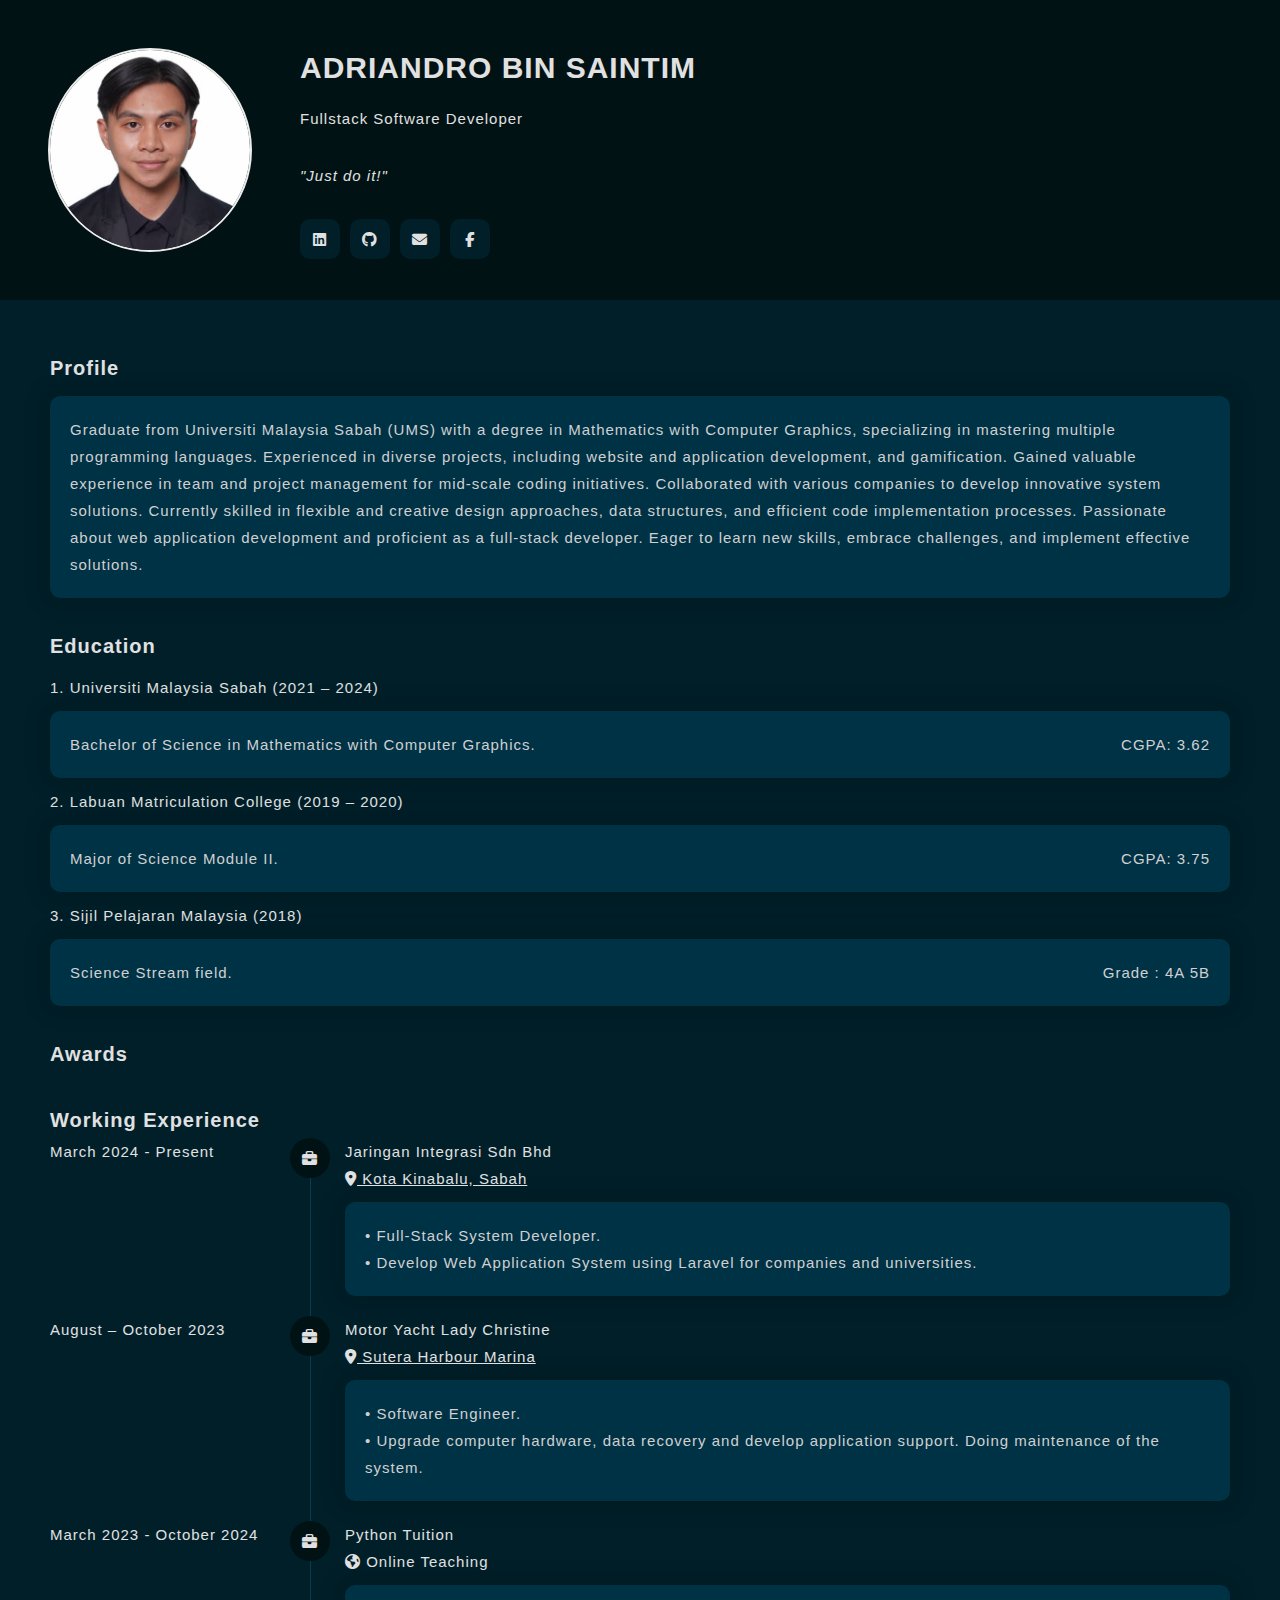
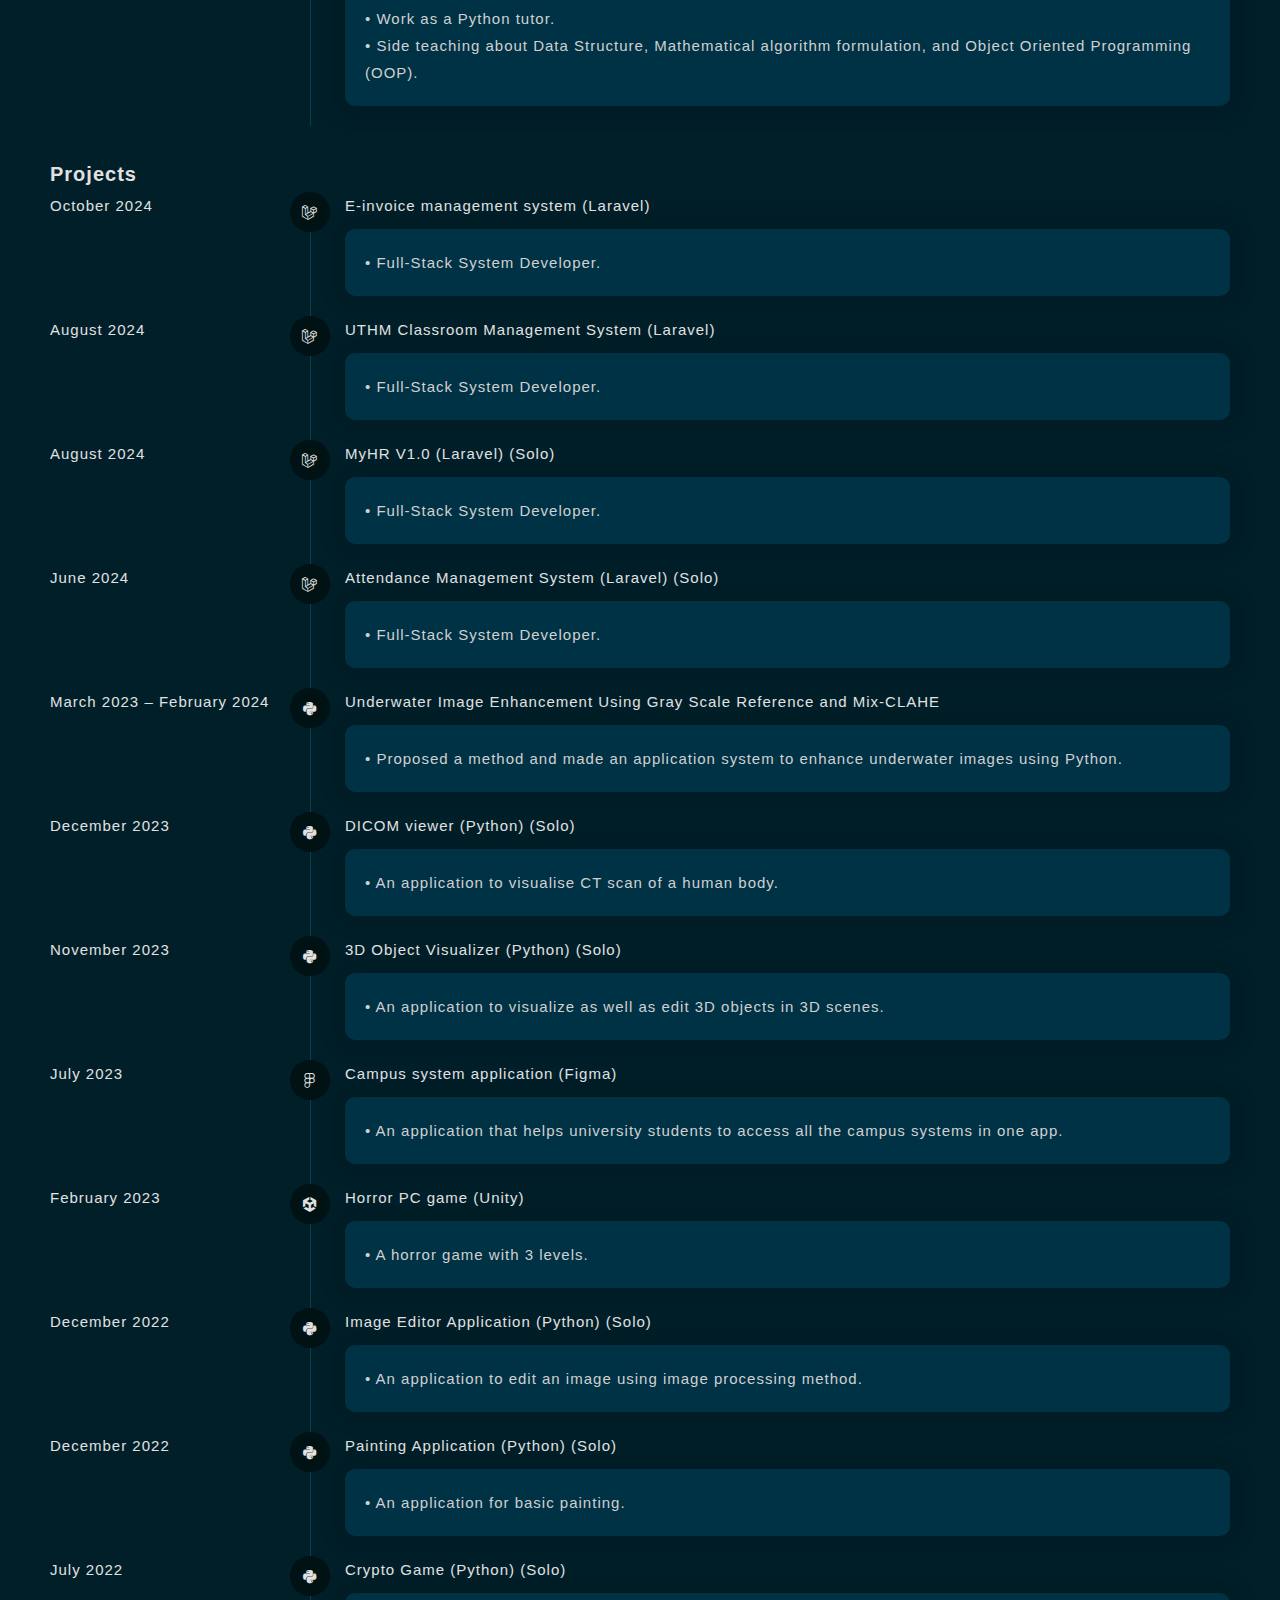
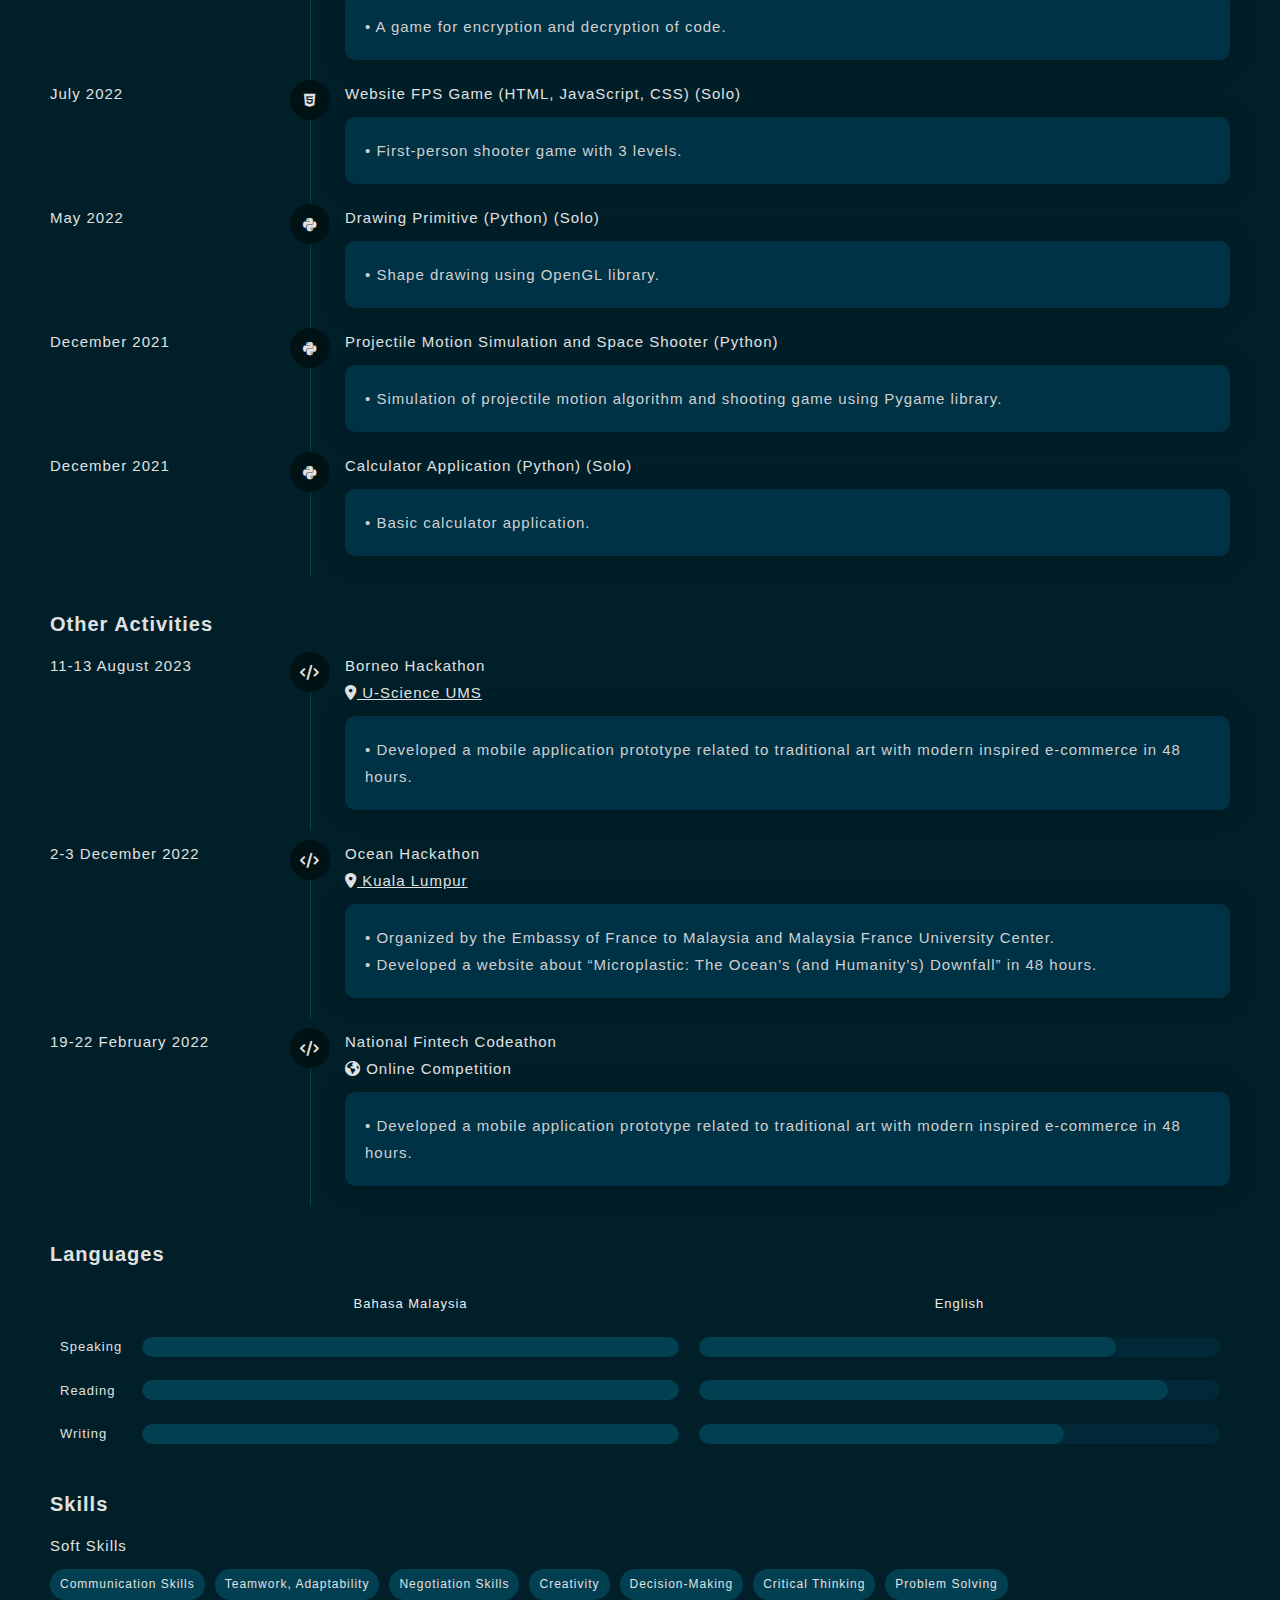
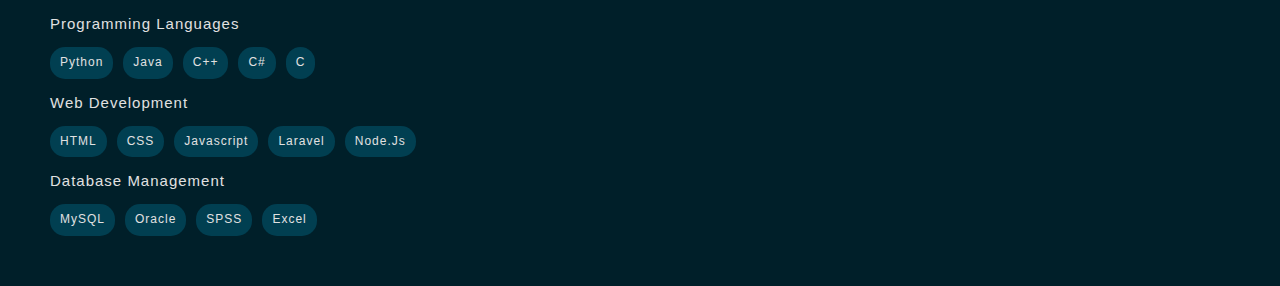
<file: index.html>
<!DOCTYPE html>
<html lang="en">
<head>
    <meta charset="UTF-8">
    <meta name="viewport" content="width=device-width, initial-scale=1.0">
    <link rel="stylesheet" href="https://fonts.googleapis.com/css2?family=Material+Symbols+Outlined:opsz,wght,FILL,GRAD@24,200,0,-25" />
    <link rel="stylesheet" href="app.css">
    <link rel="stylesheet" href="bootstrap-custom.css">
    <link rel="stylesheet" href="https://cdnjs.cloudflare.com/ajax/libs/font-awesome/6.7.2/css/all.min.css">
    <title>Document</title>
</head>
<body class="clr-white2 fs-15" style="line-height:1.8; letter-spacing:1px;">
    <div class="d-flex fd-column w-100p h-100p bg-plt1 of-auto" style="">
        <div class="d-flex bg-plt6 f-shrink-0" >
            <div class="d-flex-center h-300 w-300">
                <div class="h-200 bg-plt5 br-50p of-hidden" style="aspect-ratio:1; border:2px solid var(--white3)">
                    <img src="profile.jpg" alt="" class="w-100p h-100p" style="object-fit:cover; border:none;">
                </div>
            </div>
            <div class="d-flex fd-column h-300 jc-center">
                <div class="fw-bold fs-30">ADRIANDRO BIN SAINTIM</div>
                <div class="mg-t-10">Fullstack Software Developer</div>
                <div class="fstyle-italic mg-t-30">"Just do it!"</div>
                <div class="d-flex mg-t-30" style="gap:10px">
                    <div class="w-40 h-40 d-flex-center bg-plt5 bg-plt6-tr2-hv br-10 cursor-pointer trn-3"><i class="fa-brands fa-linkedin"></i></div>
                    <div class="w-40 h-40 d-flex-center bg-plt5 bg-plt6-tr2-hv br-10 cursor-pointer trn-3"><i class="fa-brands fa-github"></i></div>
                    <div class="w-40 h-40 d-flex-center bg-plt5 bg-plt6-tr2-hv br-10 cursor-pointer trn-3"><i class="fa-solid fa-envelope"></i></div>
                    <div class="w-40 h-40 d-flex-center bg-plt5 bg-plt6-tr2-hv br-10 cursor-pointer trn-3"><i class="fa-brands fa-facebook-f"></i></div>
                </div>
            </div>
        </div>
        <!-- <div class="d-flex">
            <div class="w-100p pd-10 d-flex-center bg-plt5 bg-plt6-tr2-hv cursor-pointer trn-3">Profile</div>
            <div class="w-100p pd-10 d-flex-center bg-plt5 bg-plt6-tr2-hv cursor-pointer trn-3">Education</div>
            <div class="w-100p pd-10 d-flex-center bg-plt5 bg-plt6-tr2-hv cursor-pointer trn-3">Awards</div>
            <div class="w-100p pd-10 d-flex-center bg-plt5 bg-plt6-tr2-hv cursor-pointer trn-3">Working Experience</div>
            <div class="w-100p pd-10 d-flex-center bg-plt5 bg-plt6-tr2-hv cursor-pointer trn-3">Project</div>
            <div class="w-100p pd-10 d-flex-center bg-plt5 bg-plt6-tr2-hv cursor-pointer trn-3">Other Activities</div>
            <div class="w-100p pd-10 d-flex-center bg-plt5 bg-plt6-tr2-hv cursor-pointer trn-3">Skills</div>
        </div> -->
        <div class="d-flex fd-column bg-plt5 pd-50 bs-bb" style="gap:10px">
            <div class="d-flex fd-column" style="gap:10px">
                <div class="fw-bold fs-20">Profile</div>
                <div class="bg-plt3 br-10 pd-20 clr-white1" style="box-shadow:0px 0px 20px 8px #00000022">
                    Graduate from Universiti Malaysia Sabah (UMS) with a degree in Mathematics with Computer Graphics, specializing in mastering multiple 
                    programming languages. Experienced in diverse projects, including website and application development, and gamification. Gained valuable 
                    experience in team and project management for mid-scale coding initiatives. Collaborated with various companies to develop innovative 
                    system solutions. Currently skilled in flexible and creative design approaches, data structures, and efficient code implementation processes. 
                    Passionate about web application development and proficient as a full-stack developer. Eager to learn new skills, embrace challenges, and 
                    implement effective solutions.
                </div>
            </div>

            <div class="d-flex fd-column mg-t-20" style="gap:10px">
                <div class="fw-bold fs-20">Education</div>
                <!-- <ol>
                    <li class="">Universiti Malaysia Sabah (2021 – 2024)</li>
                    <div class="d-flex bg-plt3 br-10 pd-20 clr-white1" style="box-shadow:0px 0px 20px 8px #00000022">
                        <div class="w-100p">Bachelor of Science in Mathematics with Computer Graphics.</div>
                        <div class="tw-nowrap">CGPA: 3.62</div>
                    </div>
                    <li class="mg-t-5">Labuan Matriculation College (2019 – 2020)</li>
                    <div class="d-flex bg-plt3 br-10 pd-20 clr-white1" style="box-shadow:0px 0px 20px 8px #00000022">
                        <div class="w-100p">Major of Science Module II.</div>
                        <div class="tw-nowrap">CGPA: 3.75</div>
                    </div>
                    <li class="mg-t-5">Sijil Pelajaran Malaysia (2018)</li>
                    <div class="d-flex bg-plt3 br-10 pd-20 clr-white1" style="box-shadow:0px 0px 20px 8px #00000022">
                        <div class="w-100p">Science Stream field.</div>
                        <div class="tw-nowrap">Grade : 4A 5B</div>
                    </div>
                </ol> -->
                <div class="">1. Universiti Malaysia Sabah (2021 – 2024)</div>
                <div class="d-flex bg-plt3 br-10 pd-20 clr-white1" style="box-shadow:0px 0px 20px 8px #00000022">
                    <div class="w-100p">Bachelor of Science in Mathematics with Computer Graphics.</div>
                    <div class="tw-nowrap">CGPA: 3.62</div>
                </div>
                <div class="">2. Labuan Matriculation College (2019 – 2020)</div>
                <div class="d-flex bg-plt3 br-10 pd-20 clr-white1" style="box-shadow:0px 0px 20px 8px #00000022">
                    <div class="w-100p">Major of Science Module II.</div>
                    <div class="tw-nowrap">CGPA: 3.75</div>
                </div>
                <div class="">3. Sijil Pelajaran Malaysia (2018)</div>
                <div class="d-flex bg-plt3 br-10 pd-20 clr-white1" style="box-shadow:0px 0px 20px 8px #00000022">
                    <div class="w-100p">Science Stream field.</div>
                    <div class="tw-nowrap">Grade : 4A 5B</div>
                </div>
            </div>

            <div class="d-flex fd-column mg-t-20" style="gap:10px">
                <div class="fw-bold fs-20">Awards</div>
            </div>

            <div class="d-flex fd-column mg-t-20" >
                <div class="fw-bold fs-20">Working Experience</div>
                <div class="d-flex">
                    <div class="tw-nowrap w-300">March 2024 - Present</div>
                    <div class="w-50 d-flex jc-center f-shrink-0 mg-l-10 mg-r-10" style="position:relative">
                        <div class="w-1 h-100p bg-plt1"></div>
                        <div class="d-flex-center br-50p w-40 h-40 bg-plt6" style="position:absolute; top:0px; left:50%; transform:translateX(-50%)">
                            <i class="fa-solid fa-briefcase"></i>
                        </div>
                    </div>
                    <div class="w-100p mg-b-20">
                        <div>Jaringan Integrasi Sdn Bhd</div>
                        <div class="cursor-pointer txt-u" onclick="window.open('https://maps.app.goo.gl/uqCdcS8X4MPmjzrc6', '_blank')"><i class="fa-solid fa-location-dot"></i> Kota Kinabalu, Sabah</div>
                        <div class="bg-plt3 br-10 pd-20 clr-white1 mg-t-10" style="box-shadow:0px 0px 20px 8px #00000022">
                            • Full-Stack System Developer. <br>
                            • Develop Web Application System using Laravel for companies and universities. <br>
                        </div>
                    </div>
                </div>
                <div class="d-flex">
                    <div class="tw-nowrap w-300">August – October 2023</div>
                    <div class="w-50 d-flex jc-center f-shrink-0 mg-l-10 mg-r-10" style="position:relative">
                        <div class="w-1 h-100p bg-plt1"></div>
                        <div class="d-flex-center br-50p w-40 h-40 bg-plt6" style="position:absolute; top:0px; left:50%; transform:translateX(-50%)">
                            <i class="fa-solid fa-briefcase"></i>
                        </div>
                    </div>
                    <div class="w-100p mg-b-20">
                        <div>Motor Yacht Lady Christine</div>
                        <div class="cursor-pointer txt-u" onclick="window.open('https://maps.app.goo.gl/Ny9XK6YkkiEGNUby6', '_blank')"><i class="fa-solid fa-location-dot"></i> Sutera Harbour Marina</div>
                        <div class="bg-plt3 br-10 pd-20 clr-white1 mg-t-10" style="box-shadow:0px 0px 20px 8px #00000022">
                            • Software Engineer. <br>
                            • Upgrade computer hardware, data recovery and develop application support. Doing maintenance of the system. <br>
                        </div>
                    </div>
                </div>
                <div class="d-flex">
                    <div class="tw-nowrap w-300">March 2023 - October 2024</div>
                    <div class="w-50 d-flex jc-center f-shrink-0 mg-l-10 mg-r-10" style="position:relative">
                        <div class="w-1 h-100p bg-plt1"></div>
                        <div class="d-flex-center br-50p w-40 h-40 bg-plt6" style="position:absolute; top:0px; left:50%; transform:translateX(-50%)">
                            <i class="fa-solid fa-briefcase"></i>
                        </div>
                    </div>
                    <div class="w-100p mg-b-20">
                        <div>Python Tuition</div>
                        <div><i class="fa-solid fa-earth-americas"></i> Online Teaching</div>
                        <div class="bg-plt3 br-10 pd-20 clr-white1 mg-t-10" style="box-shadow:0px 0px 20px 8px #00000022">
                            • Work as a Python tutor. <br>
                            • Side teaching about Data Structure, Mathematical algorithm formulation, and Object Oriented Programming (OOP). <br>
                        </div>
                    </div>
                </div>
            </div>

            <div class="d-flex fd-column mg-t-20">
                <div class="fw-bold fs-20">Projects</div>
                <div class="d-flex">
                    <div class="tw-nowrap w-300">October 2024</div>
                    <div class="w-50 d-flex jc-center f-shrink-0 mg-l-10 mg-r-10" style="position:relative">
                        <div class="w-1 h-100p bg-plt1"></div>
                        <div class="d-flex-center br-50p w-40 h-40 bg-plt6" style="position:absolute; top:0px; left:50%; transform:translateX(-50%)">
                            <i class="fa-brands fa-laravel"></i>
                        </div>
                    </div>
                    <div class="w-100p mg-b-20">
                        <div>E-invoice management system (Laravel)</div>
                        <div class="bg-plt3 br-10 pd-20 clr-white1 mg-t-10" style="box-shadow:0px 0px 20px 8px #00000022">
                            • Full-Stack System Developer. <br>
                        </div>
                    </div>
                </div>
                <div class="d-flex">
                    <div class="tw-nowrap w-300">August 2024</div>
                    <div class="w-50 d-flex jc-center f-shrink-0 mg-l-10 mg-r-10" style="position:relative">
                        <div class="w-1 h-100p bg-plt1"></div>
                        <div class="d-flex-center br-50p w-40 h-40 bg-plt6" style="position:absolute; top:0px; left:50%; transform:translateX(-50%)">
                            <i class="fa-brands fa-laravel"></i>
                        </div>
                    </div>
                    <div class="w-100p mg-b-20">
                        <div>UTHM Classroom Management System (Laravel)</div>
                        <div class="bg-plt3 br-10 pd-20 clr-white1 mg-t-10" style="box-shadow:0px 0px 20px 8px #00000022">
                            • Full-Stack System Developer. <br>
                        </div>
                    </div>
                </div>
                <div class="d-flex">
                    <div class="tw-nowrap w-300">August 2024</div>
                    <div class="w-50 d-flex jc-center f-shrink-0 mg-l-10 mg-r-10" style="position:relative">
                        <div class="w-1 h-100p bg-plt1"></div>
                        <div class="d-flex-center br-50p w-40 h-40 bg-plt6" style="position:absolute; top:0px; left:50%; transform:translateX(-50%)">
                            <i class="fa-brands fa-laravel"></i>
                        </div>
                    </div>
                    <div class="w-100p mg-b-20">
                        <div>MyHR V1.0 (Laravel) (Solo)</div>
                        <div class="bg-plt3 br-10 pd-20 clr-white1 mg-t-10" style="box-shadow:0px 0px 20px 8px #00000022">
                            • Full-Stack System Developer. <br>
                        </div>
                    </div>
                </div>
                <div class="d-flex">
                    <div class="tw-nowrap w-300">June 2024</div>
                    <div class="w-50 d-flex jc-center f-shrink-0 mg-l-10 mg-r-10" style="position:relative">
                        <div class="w-1 h-100p bg-plt1"></div>
                        <div class="d-flex-center br-50p w-40 h-40 bg-plt6" style="position:absolute; top:0px; left:50%; transform:translateX(-50%)">
                            <i class="fa-brands fa-laravel"></i>
                        </div>
                    </div>
                    <div class="w-100p mg-b-20">
                        <div>Attendance Management System (Laravel) (Solo)</div>
                        <div class="bg-plt3 br-10 pd-20 clr-white1 mg-t-10" style="box-shadow:0px 0px 20px 8px #00000022">
                            • Full-Stack System Developer. <br>
                        </div>
                    </div>
                </div>
                <div class="d-flex">
                    <div class="tw-nowrap w-300">March 2023 – February 2024</div>
                    <div class="w-50 d-flex jc-center f-shrink-0 mg-l-10 mg-r-10" style="position:relative">
                        <div class="w-1 h-100p bg-plt1"></div>
                        <div class="d-flex-center br-50p w-40 h-40 bg-plt6" style="position:absolute; top:0px; left:50%; transform:translateX(-50%)">
                            <i class="fa-brands fa-python"></i>
                        </div>
                    </div>
                    <div class="w-100p mg-b-20">
                        <div>Underwater Image Enhancement Using Gray Scale Reference and Mix-CLAHE</div>
                        <div class="bg-plt3 br-10 pd-20 clr-white1 mg-t-10" style="box-shadow:0px 0px 20px 8px #00000022">
                            • Proposed a method and made an application system to enhance underwater images using Python. <br>
                        </div>
                    </div>
                </div>
                <div class="d-flex">
                    <div class="tw-nowrap w-300">December 2023</div>
                    <div class="w-50 d-flex jc-center f-shrink-0 mg-l-10 mg-r-10" style="position:relative">
                        <div class="w-1 h-100p bg-plt1"></div>
                        <div class="d-flex-center br-50p w-40 h-40 bg-plt6" style="position:absolute; top:0px; left:50%; transform:translateX(-50%)">
                            <i class="fa-brands fa-python"></i>
                        </div>
                    </div>
                    <div class="w-100p mg-b-20">
                        <div>DICOM viewer (Python) (Solo)</div>
                        <div class="bg-plt3 br-10 pd-20 clr-white1 mg-t-10" style="box-shadow:0px 0px 20px 8px #00000022">
                            • An application to visualise CT scan of a human body. <br>
                        </div>
                    </div>
                </div>
                <div class="d-flex">
                    <div class="tw-nowrap w-300">November 2023</div>
                    <div class="w-50 d-flex jc-center f-shrink-0 mg-l-10 mg-r-10" style="position:relative">
                        <div class="w-1 h-100p bg-plt1"></div>
                        <div class="d-flex-center br-50p w-40 h-40 bg-plt6" style="position:absolute; top:0px; left:50%; transform:translateX(-50%)">
                            <i class="fa-brands fa-python"></i>
                        </div>
                    </div>
                    <div class="w-100p mg-b-20">
                        <div>3D Object Visualizer (Python) (Solo)</div>
                        <div class="bg-plt3 br-10 pd-20 clr-white1 mg-t-10" style="box-shadow:0px 0px 20px 8px #00000022">
                            • An application to visualize as well as edit 3D objects in 3D scenes. <br>
                        </div>
                    </div>
                </div>
                <div class="d-flex">
                    <div class="tw-nowrap w-300">July 2023</div>
                    <div class="w-50 d-flex jc-center f-shrink-0 mg-l-10 mg-r-10" style="position:relative">
                        <div class="w-1 h-100p bg-plt1"></div>
                        <div class="d-flex-center br-50p w-40 h-40 bg-plt6" style="position:absolute; top:0px; left:50%; transform:translateX(-50%)">
                            <i class="fa-brands fa-figma"></i>
                        </div>
                    </div>
                    <div class="w-100p mg-b-20">
                        <div>Campus system application (Figma)</div>
                        <div class="bg-plt3 br-10 pd-20 clr-white1 mg-t-10" style="box-shadow:0px 0px 20px 8px #00000022">
                            • An application that helps university students to access all the campus systems in one app. <br>
                        </div>
                    </div>
                </div>
                <div class="d-flex">
                    <div class="tw-nowrap w-300">February 2023</div>
                    <div class="w-50 d-flex jc-center f-shrink-0 mg-l-10 mg-r-10" style="position:relative">
                        <div class="w-1 h-100p bg-plt1"></div>
                        <div class="d-flex-center br-50p w-40 h-40 bg-plt6" style="position:absolute; top:0px; left:50%; transform:translateX(-50%)">
                            <i class="fa-brands fa-unity"></i>
                        </div>
                    </div>
                    <div class="w-100p mg-b-20">
                        <div>Horror PC game (Unity)</div>
                        <div class="bg-plt3 br-10 pd-20 clr-white1 mg-t-10" style="box-shadow:0px 0px 20px 8px #00000022">
                            • A horror game with 3 levels. <br>
                        </div>
                    </div>
                </div>
                <div class="d-flex">
                    <div class="tw-nowrap w-300">December 2022</div>
                    <div class="w-50 d-flex jc-center f-shrink-0 mg-l-10 mg-r-10" style="position:relative">
                        <div class="w-1 h-100p bg-plt1"></div>
                        <div class="d-flex-center br-50p w-40 h-40 bg-plt6" style="position:absolute; top:0px; left:50%; transform:translateX(-50%)">
                            <i class="fa-brands fa-python"></i>
                        </div>
                    </div>
                    <div class="w-100p mg-b-20">
                        <div>Image Editor Application (Python) (Solo)</div>
                        <div class="bg-plt3 br-10 pd-20 clr-white1 mg-t-10" style="box-shadow:0px 0px 20px 8px #00000022">
                            • An application to edit an image using image processing method. <br>
                        </div>
                    </div>
                </div>
                <div class="d-flex">
                    <div class="tw-nowrap w-300">December 2022</div>
                    <div class="w-50 d-flex jc-center f-shrink-0 mg-l-10 mg-r-10" style="position:relative">
                        <div class="w-1 h-100p bg-plt1"></div>
                        <div class="d-flex-center br-50p w-40 h-40 bg-plt6" style="position:absolute; top:0px; left:50%; transform:translateX(-50%)">
                            <i class="fa-brands fa-python"></i>
                        </div>
                    </div>
                    <div class="w-100p mg-b-20">
                        <div>Painting Application (Python) (Solo)</div>
                        <div class="bg-plt3 br-10 pd-20 clr-white1 mg-t-10" style="box-shadow:0px 0px 20px 8px #00000022">
                            • An application for basic painting. <br>
                        </div>
                    </div>
                </div>
                <div class="d-flex">
                    <div class="tw-nowrap w-300">July 2022</div>
                    <div class="w-50 d-flex jc-center f-shrink-0 mg-l-10 mg-r-10" style="position:relative">
                        <div class="w-1 h-100p bg-plt1"></div>
                        <div class="d-flex-center br-50p w-40 h-40 bg-plt6" style="position:absolute; top:0px; left:50%; transform:translateX(-50%)">
                            <i class="fa-brands fa-python"></i>
                        </div>
                    </div>
                    <div class="w-100p mg-b-20">
                        <div>Crypto Game (Python) (Solo)</div>
                        <div class="bg-plt3 br-10 pd-20 clr-white1 mg-t-10" style="box-shadow:0px 0px 20px 8px #00000022">
                            • A game for encryption and decryption of code. <br>
                        </div>
                    </div>
                </div>
                <div class="d-flex">
                    <div class="tw-nowrap w-300">July 2022</div>
                    <div class="w-50 d-flex jc-center f-shrink-0 mg-l-10 mg-r-10" style="position:relative">
                        <div class="w-1 h-100p bg-plt1"></div>
                        <div class="d-flex-center br-50p w-40 h-40 bg-plt6" style="position:absolute; top:0px; left:50%; transform:translateX(-50%)">
                            <i class="fa-brands fa-html5"></i>
                        </div>
                    </div>
                    <div class="w-100p mg-b-20">
                        <div>Website FPS Game (HTML, JavaScript, CSS) (Solo)</div>
                        <div class="bg-plt3 br-10 pd-20 clr-white1 mg-t-10" style="box-shadow:0px 0px 20px 8px #00000022">
                            • First-person shooter game with 3 levels. <br>
                        </div>
                    </div>
                </div>
                <div class="d-flex">
                    <div class="tw-nowrap w-300">May 2022</div>
                    <div class="w-50 d-flex jc-center f-shrink-0 mg-l-10 mg-r-10" style="position:relative">
                        <div class="w-1 h-100p bg-plt1"></div>
                        <div class="d-flex-center br-50p w-40 h-40 bg-plt6" style="position:absolute; top:0px; left:50%; transform:translateX(-50%)">
                            <i class="fa-brands fa-python"></i>
                        </div>
                    </div>
                    <div class="w-100p mg-b-20">
                        <div>Drawing Primitive (Python) (Solo)</div>
                        <div class="bg-plt3 br-10 pd-20 clr-white1 mg-t-10" style="box-shadow:0px 0px 20px 8px #00000022">
                            • Shape drawing using OpenGL library. <br>
                        </div>
                    </div>
                </div>
                <div class="d-flex">
                    <div class="tw-nowrap w-300">December 2021</div>
                    <div class="w-50 d-flex jc-center f-shrink-0 mg-l-10 mg-r-10" style="position:relative">
                        <div class="w-1 h-100p bg-plt1"></div>
                        <div class="d-flex-center br-50p w-40 h-40 bg-plt6" style="position:absolute; top:0px; left:50%; transform:translateX(-50%)">
                            <i class="fa-brands fa-python"></i>
                        </div>
                    </div>
                    <div class="w-100p mg-b-20">
                        <div>Projectile Motion Simulation and Space Shooter (Python)</div>
                        <div class="bg-plt3 br-10 pd-20 clr-white1 mg-t-10" style="box-shadow:0px 0px 20px 8px #00000022">
                            • Simulation of projectile motion algorithm and shooting game using Pygame library. <br>
                        </div>
                    </div>
                </div>
                <div class="d-flex">
                    <div class="tw-nowrap w-300">December 2021</div>
                    <div class="w-50 d-flex jc-center f-shrink-0 mg-l-10 mg-r-10" style="position:relative">
                        <div class="w-1 h-100p bg-plt1"></div>
                        <div class="d-flex-center br-50p w-40 h-40 bg-plt6" style="position:absolute; top:0px; left:50%; transform:translateX(-50%)">
                            <i class="fa-brands fa-python"></i>
                        </div>
                    </div>
                    <div class="w-100p mg-b-20">
                        <div>Calculator Application (Python) (Solo)</div>
                        <div class="bg-plt3 br-10 pd-20 clr-white1 mg-t-10" style="box-shadow:0px 0px 20px 8px #00000022">
                            • Basic calculator application. <br>
                        </div>
                    </div>
                </div>
            </div>

            <div class="d-flex fd-column mg-t-20" style="gap:10px">
                <div class="fw-bold fs-20">Other Activities</div>
                <div class="d-flex">
                    <div class="tw-nowrap w-300">11-13 August 2023</div>
                    <div class="w-50 d-flex jc-center f-shrink-0 mg-l-10 mg-r-10" style="position:relative">
                        <div class="w-1 h-100p bg-plt1"></div>
                        <div class="d-flex-center br-50p w-40 h-40 bg-plt6" style="position:absolute; top:0px; left:50%; transform:translateX(-50%)">
                            <i class="fa-solid fa-code"></i>
                        </div>
                    </div>
                    <div class="w-100p mg-b-20">
                        <div>Borneo Hackathon</div>
                        <div class="cursor-pointer txt-u" onclick="window.open('https://maps.app.goo.gl/UNfQvpGL38J65Gxp6', '_blank')"><i class="fa-solid fa-location-dot"></i> U-Science UMS</div>
                        <div class="bg-plt3 br-10 pd-20 clr-white1 mg-t-10" style="box-shadow:0px 0px 20px 8px #00000022">
                            • Developed a mobile application prototype related to traditional art with modern inspired e-commerce in 48 hours. <br>
                        </div>
                    </div>
                </div>
                <div class="d-flex">
                    <div class="tw-nowrap w-300">2-3 December 2022</div>
                    <div class="w-50 d-flex jc-center f-shrink-0 mg-l-10 mg-r-10" style="position:relative">
                        <div class="w-1 h-100p bg-plt1"></div>
                        <div class="d-flex-center br-50p w-40 h-40 bg-plt6" style="position:absolute; top:0px; left:50%; transform:translateX(-50%)">
                            <i class="fa-solid fa-code"></i>
                        </div>
                    </div>
                    <div class="w-100p mg-b-20">
                        <div>Ocean Hackathon</div>
                        <div class="cursor-pointer txt-u" onclick="window.open('https://maps.app.goo.gl/gtKNqDNFxT1DvB486', '_blank')"><i class="fa-solid fa-location-dot"></i> Kuala Lumpur</div>
                        <div class="bg-plt3 br-10 pd-20 clr-white1 mg-t-10" style="box-shadow:0px 0px 20px 8px #00000022">
                            • Organized by the Embassy of France to Malaysia and Malaysia France University Center. <br>
                            • Developed a website about “Microplastic: The Ocean’s (and Humanity’s) Downfall” in 48 hours. <br>
                        </div>
                    </div>
                </div>
                <div class="d-flex">
                    <div class="tw-nowrap w-300">19-22 February 2022</div>
                    <div class="w-50 d-flex jc-center f-shrink-0 mg-l-10 mg-r-10" style="position:relative">
                        <div class="w-1 h-100p bg-plt1"></div>
                        <div class="d-flex-center br-50p w-40 h-40 bg-plt6" style="position:absolute; top:0px; left:50%; transform:translateX(-50%)">
                            <i class="fa-solid fa-code"></i>
                        </div>
                    </div>
                    <div class="w-100p mg-b-20">
                        <div>National Fintech Codeathon</div>
                        <div><i class="fa-solid fa-earth-americas"></i> Online Competition</div>
                        <div class="bg-plt3 br-10 pd-20 clr-white1 mg-t-10" style="box-shadow:0px 0px 20px 8px #00000022">
                            • Developed a mobile application prototype related to traditional art with modern inspired e-commerce in 48 hours. <br>
                        </div>
                    </div>
                </div>
            </div>

            <div class="d-flex fd-column mg-t-20" style="gap:10px">
                <div class="fw-bold fs-20">Languages</div>
                <div>
                    <table class="table w-100p">
                        <thead>
                            <th class="" style="width:1%"></th>
                            <th class="" style="width:50%">Bahasa Malaysia</th>
                            <th class="" style="width:50%">English</th>
                        </thead>
                        <tr>
                            <td>Speaking</td>
                            <td>
                                <div class="w-100p h-20 bg-plt4 br-15 of-hidden" title="100%">
                                    <div class="h-100p bg-plt1 br-15" style="width:100%" title="100%"></div>
                                </div>
                            </td>
                            <td>
                                <div class="w-100p h-20 bg-plt4 br-15 of-hidden" title="80%">
                                    <div class="h-100p bg-plt1 br-15" style="width:80%" title="80%"></div>
                                </div>
                            </td>
                        </tr>
                        <tr>
                            <td>Reading</td>
                            <td>
                                <div class="w-100p h-20 bg-plt4 br-15 of-hidden" title="100%">
                                    <div class="h-100p bg-plt1 br-15" style="width:100%" title="100%"></div>
                                </div>
                            </td>
                            <td>
                                <div class="w-100p h-20 bg-plt4 br-15 of-hidden" title="90%">
                                    <div class="h-100p bg-plt1 br-15" style="width:90%" title="90%"></div>
                                </div>
                            </td>
                        </tr>
                        <tr>
                            <td>Writing</td>
                            <td>
                                <div class="w-100p h-20 bg-plt4 br-15 of-hidden" title="100%">
                                    <div class="h-100p bg-plt1 br-15" style="width:100%" title="100%"></div>
                                </div>
                            </td>
                            <td>
                                <div class="w-100p h-20 bg-plt4 br-15 of-hidden" title="70%">
                                    <div class="h-100p bg-plt1 br-15" style="width:70%" title="70%"></div>
                                </div>
                            </td>
                        </tr>
                    </table>
                </div>
            </div>

            <div class="d-flex fd-column mg-t-20" style="gap:10px">
                <div class="fw-bold fs-20">Skills</div>
                <div>Soft Skills</div>
                <div class="d-flex fw-wrap fs-12" style="gap:10px">
                    <div class="tw-nowrap pd-t-5 pd-b-5 pd-l-10 pd-r-10 bg-plt1 br-15">Communication Skills</div>
                    <div class="tw-nowrap pd-t-5 pd-b-5 pd-l-10 pd-r-10 bg-plt1 br-15">Teamwork, Adaptability</div>
                    <div class="tw-nowrap pd-t-5 pd-b-5 pd-l-10 pd-r-10 bg-plt1 br-15">Negotiation Skills</div>
                    <div class="tw-nowrap pd-t-5 pd-b-5 pd-l-10 pd-r-10 bg-plt1 br-15">Creativity</div>
                    <div class="tw-nowrap pd-t-5 pd-b-5 pd-l-10 pd-r-10 bg-plt1 br-15">Decision-Making</div>
                    <div class="tw-nowrap pd-t-5 pd-b-5 pd-l-10 pd-r-10 bg-plt1 br-15">Critical Thinking</div>
                    <div class="tw-nowrap pd-t-5 pd-b-5 pd-l-10 pd-r-10 bg-plt1 br-15">Problem Solving</div>
                </div>
                <div>Programming Languages</div>
                <div class="d-flex fw-wrap fs-12" style="gap:10px">
                    <div class="tw-nowrap pd-t-5 pd-b-5 pd-l-10 pd-r-10 bg-plt1 br-15">Python</div>
                    <div class="tw-nowrap pd-t-5 pd-b-5 pd-l-10 pd-r-10 bg-plt1 br-15">Java</div>
                    <div class="tw-nowrap pd-t-5 pd-b-5 pd-l-10 pd-r-10 bg-plt1 br-15">C++</div>
                    <div class="tw-nowrap pd-t-5 pd-b-5 pd-l-10 pd-r-10 bg-plt1 br-15">C#</div>
                    <div class="tw-nowrap pd-t-5 pd-b-5 pd-l-10 pd-r-10 bg-plt1 br-15">C</div>
                </div>
                <div>Web Development</div>
                <div class="d-flex fw-wrap fs-12" style="gap:10px">
                    <div class="tw-nowrap pd-t-5 pd-b-5 pd-l-10 pd-r-10 bg-plt1 br-15">HTML</div>
                    <div class="tw-nowrap pd-t-5 pd-b-5 pd-l-10 pd-r-10 bg-plt1 br-15">CSS</div>
                    <div class="tw-nowrap pd-t-5 pd-b-5 pd-l-10 pd-r-10 bg-plt1 br-15">Javascript</div>
                    <div class="tw-nowrap pd-t-5 pd-b-5 pd-l-10 pd-r-10 bg-plt1 br-15">Laravel</div>
                    <div class="tw-nowrap pd-t-5 pd-b-5 pd-l-10 pd-r-10 bg-plt1 br-15">Node.Js</div>
                </div>
                <div>Database Management</div>
                <div class="d-flex fw-wrap fs-12" style="gap:10px">
                    <div class="tw-nowrap pd-t-5 pd-b-5 pd-l-10 pd-r-10 bg-plt1 br-15">MySQL</div>
                    <div class="tw-nowrap pd-t-5 pd-b-5 pd-l-10 pd-r-10 bg-plt1 br-15">Oracle</div>
                    <div class="tw-nowrap pd-t-5 pd-b-5 pd-l-10 pd-r-10 bg-plt1 br-15">SPSS</div>
                    <div class="tw-nowrap pd-t-5 pd-b-5 pd-l-10 pd-r-10 bg-plt1 br-15">Excel</div>
                </div>
            </div>
        </div>
    </div>
</body>
</html>
</file>
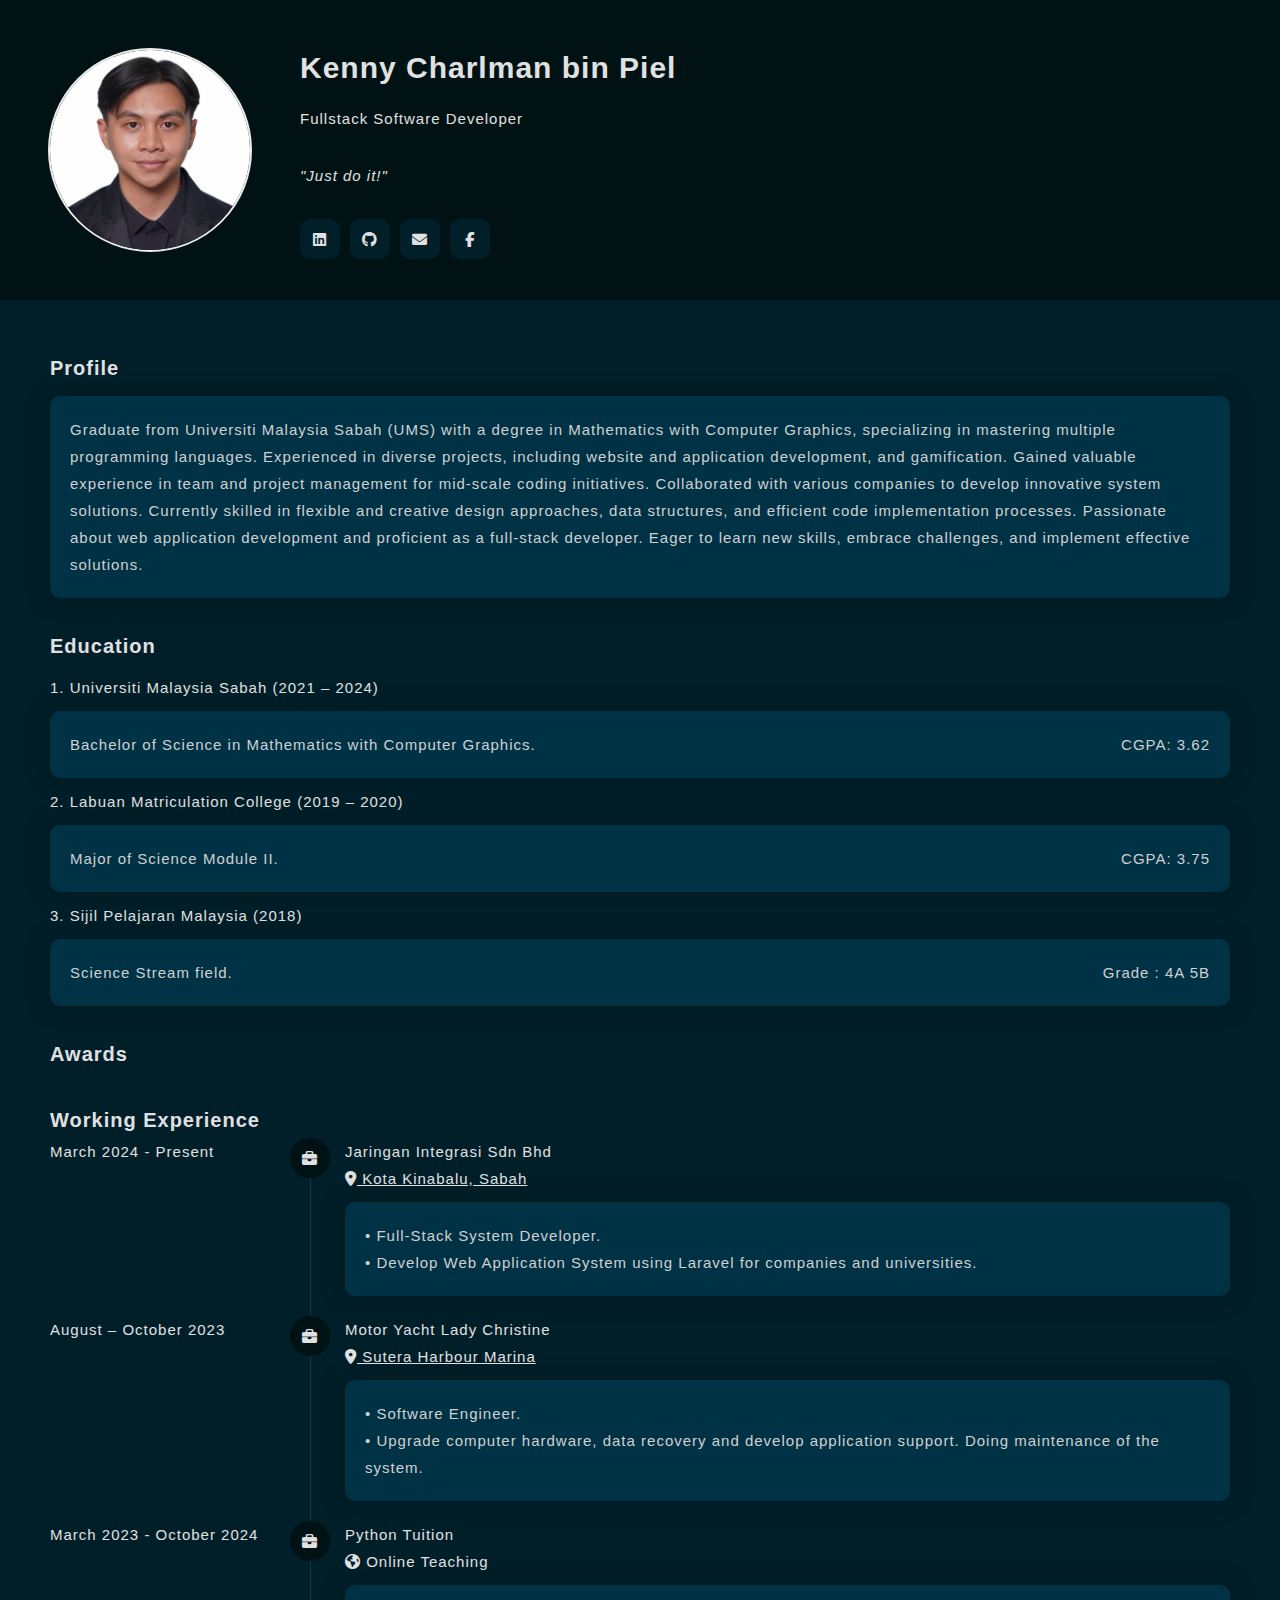
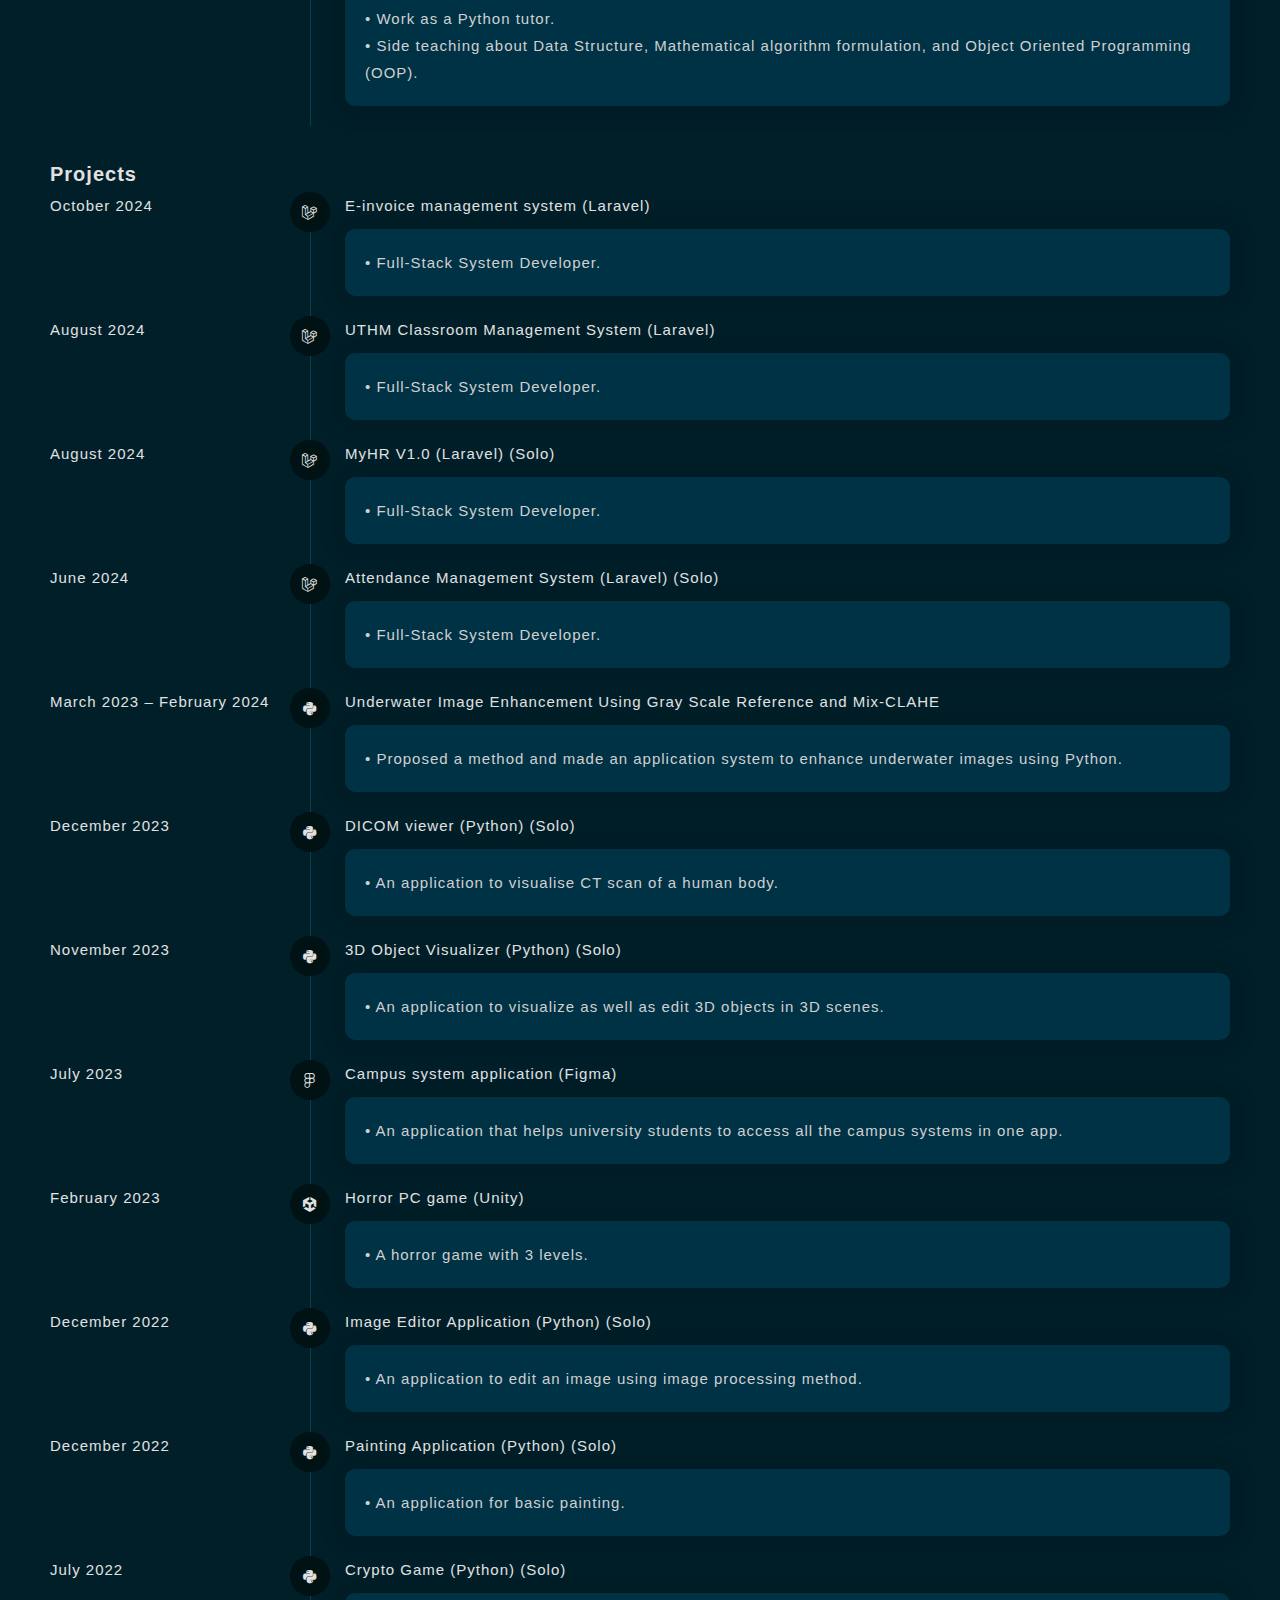
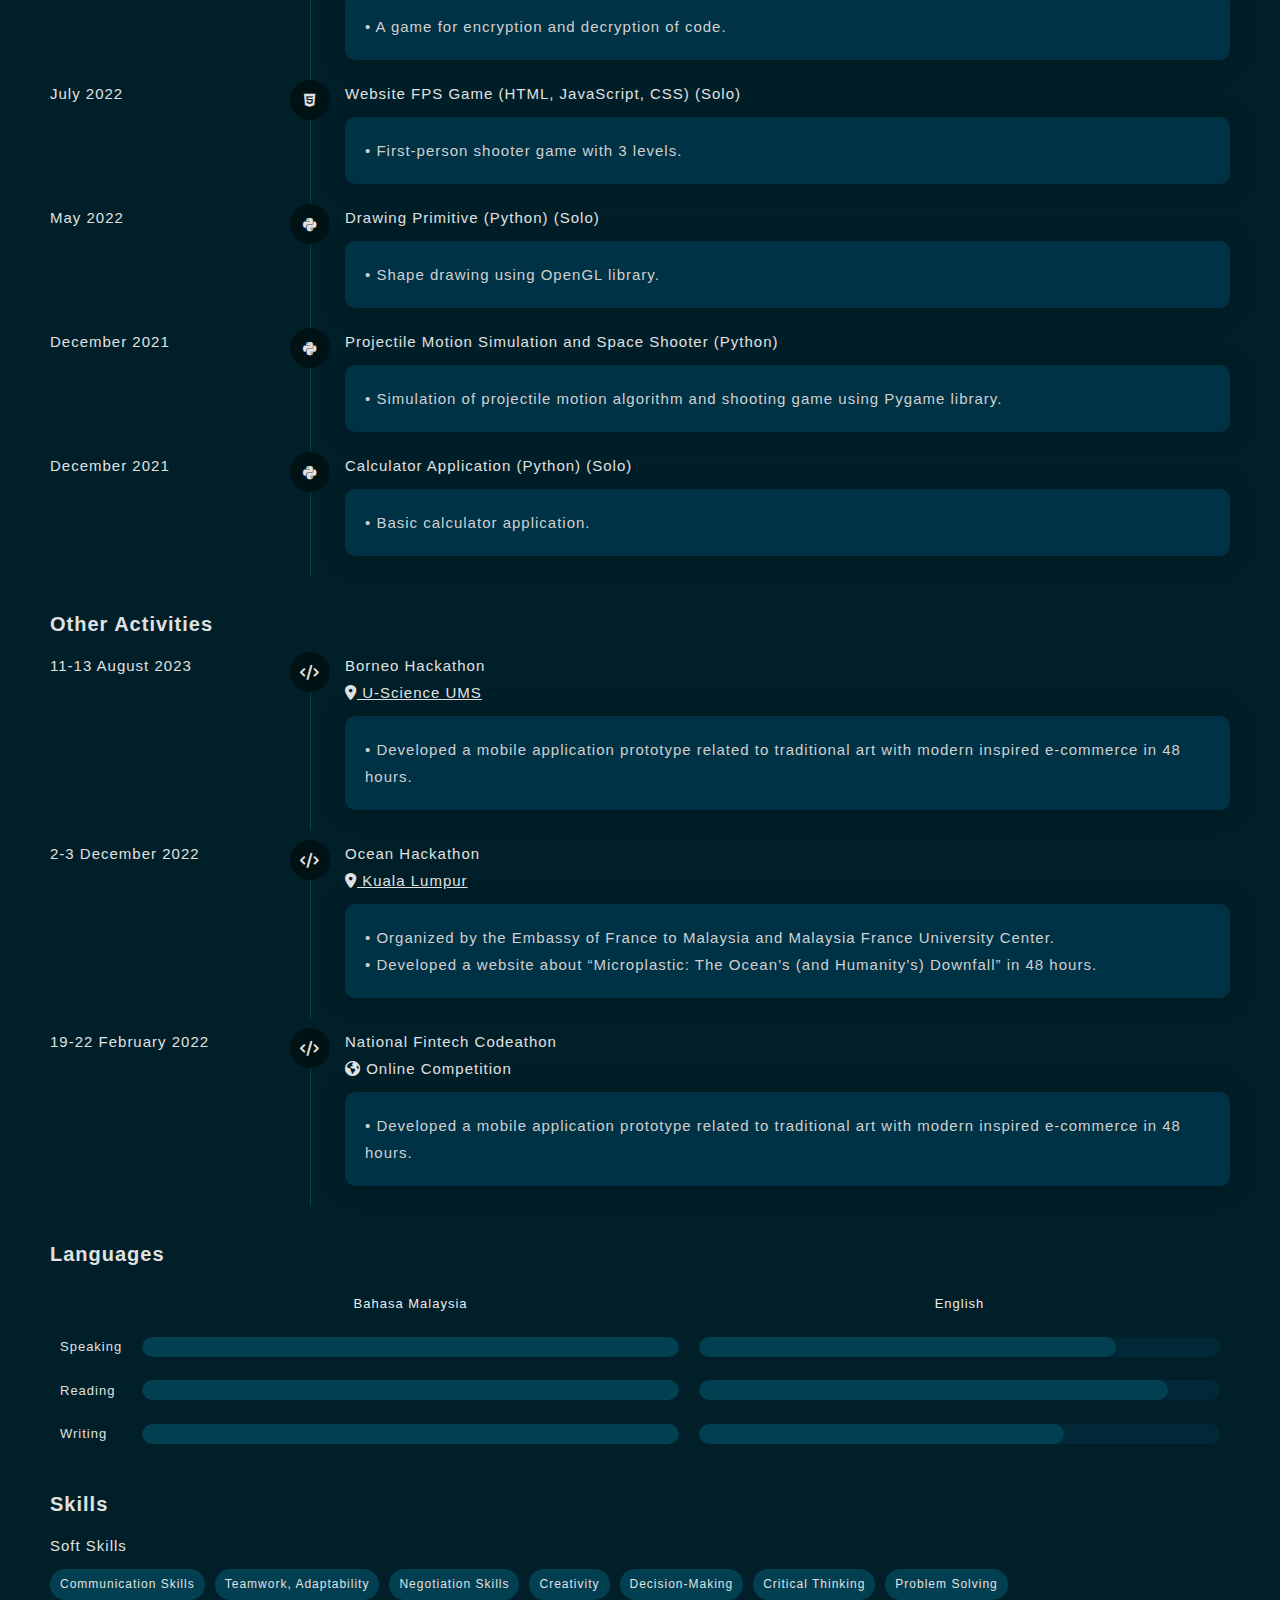
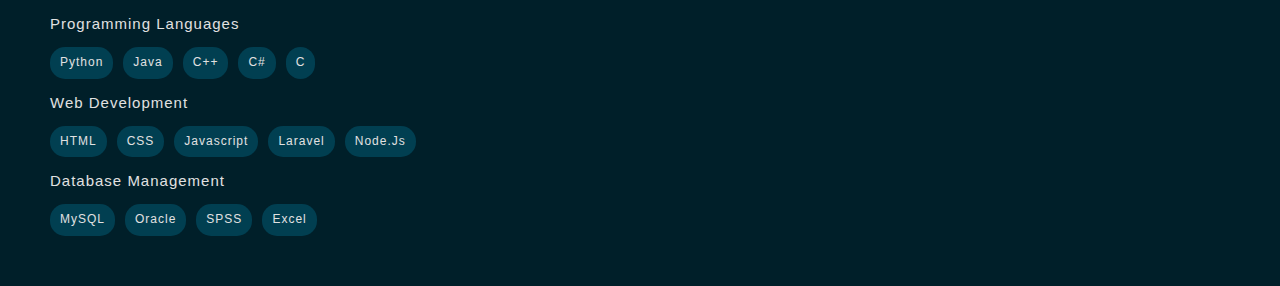
<file: portfolio.html>
<!DOCTYPE html>
<html lang="en">
<head>
    <meta charset="UTF-8">
    <meta name="viewport" content="width=device-width, initial-scale=1.0">
    <link rel="stylesheet" href="https://fonts.googleapis.com/css2?family=Material+Symbols+Outlined:opsz,wght,FILL,GRAD@24,200,0,-25" />
    <link rel="stylesheet" href="app.css">
    <link rel="stylesheet" href="bootstrap-custom.css">
    <link rel="stylesheet" href="https://cdnjs.cloudflare.com/ajax/libs/font-awesome/6.7.2/css/all.min.css">
    <title>Document</title>
</head>
<body class="clr-white2 fs-15" style="line-height:1.8; letter-spacing:1px;">
    <div class="d-flex fd-column w-100p h-100p bg-plt1 of-auto" style="">
        <div class="d-flex bg-plt6 f-shrink-0" >
            <div class="d-flex-center h-300 w-300">
                <div class="h-200 bg-plt5 br-50p of-hidden" style="aspect-ratio:1; border:2px solid var(--white3)">
                    <img src="profile.jpg" alt="" class="w-100p h-100p" style="object-fit:cover; border:none;">
                </div>
            </div>
            <div class="d-flex fd-column h-300 jc-center">
                <div class="fw-bold fs-30">Kenny Charlman bin Piel</div>
                <div class="mg-t-10">Fullstack Software Developer</div>
                <div class="fstyle-italic mg-t-30">"Just do it!"</div>
                <div class="d-flex mg-t-30" style="gap:10px">
                    <div class="w-40 h-40 d-flex-center bg-plt5 bg-plt6-tr2-hv br-10 cursor-pointer trn-3"><i class="fa-brands fa-linkedin"></i></div>
                    <div class="w-40 h-40 d-flex-center bg-plt5 bg-plt6-tr2-hv br-10 cursor-pointer trn-3"><i class="fa-brands fa-github"></i></div>
                    <div class="w-40 h-40 d-flex-center bg-plt5 bg-plt6-tr2-hv br-10 cursor-pointer trn-3"><i class="fa-solid fa-envelope"></i></div>
                    <div class="w-40 h-40 d-flex-center bg-plt5 bg-plt6-tr2-hv br-10 cursor-pointer trn-3"><i class="fa-brands fa-facebook-f"></i></div>
                </div>
            </div>
        </div>
        <!-- <div class="d-flex">
            <div class="w-100p pd-10 d-flex-center bg-plt5 bg-plt6-tr2-hv cursor-pointer trn-3">Profile</div>
            <div class="w-100p pd-10 d-flex-center bg-plt5 bg-plt6-tr2-hv cursor-pointer trn-3">Education</div>
            <div class="w-100p pd-10 d-flex-center bg-plt5 bg-plt6-tr2-hv cursor-pointer trn-3">Awards</div>
            <div class="w-100p pd-10 d-flex-center bg-plt5 bg-plt6-tr2-hv cursor-pointer trn-3">Working Experience</div>
            <div class="w-100p pd-10 d-flex-center bg-plt5 bg-plt6-tr2-hv cursor-pointer trn-3">Project</div>
            <div class="w-100p pd-10 d-flex-center bg-plt5 bg-plt6-tr2-hv cursor-pointer trn-3">Other Activities</div>
            <div class="w-100p pd-10 d-flex-center bg-plt5 bg-plt6-tr2-hv cursor-pointer trn-3">Skills</div>
        </div> -->
        <div class="d-flex fd-column bg-plt5 pd-50 bs-bb" style="gap:10px">
            <div class="d-flex fd-column" style="gap:10px">
                <div class="fw-bold fs-20">Profile</div>
                <div class="bg-plt3 br-10 pd-20 clr-white1" style="box-shadow:0px 0px 20px 8px #00000022">
                    Graduate from Universiti Malaysia Sabah (UMS) with a degree in Mathematics with Computer Graphics, specializing in mastering multiple 
                    programming languages. Experienced in diverse projects, including website and application development, and gamification. Gained valuable 
                    experience in team and project management for mid-scale coding initiatives. Collaborated with various companies to develop innovative 
                    system solutions. Currently skilled in flexible and creative design approaches, data structures, and efficient code implementation processes. 
                    Passionate about web application development and proficient as a full-stack developer. Eager to learn new skills, embrace challenges, and 
                    implement effective solutions.
                </div>
            </div>

            <div class="d-flex fd-column mg-t-20" style="gap:10px">
                <div class="fw-bold fs-20">Education</div>
                <!-- <ol>
                    <li class="">Universiti Malaysia Sabah (2021 – 2024)</li>
                    <div class="d-flex bg-plt3 br-10 pd-20 clr-white1" style="box-shadow:0px 0px 20px 8px #00000022">
                        <div class="w-100p">Bachelor of Science in Mathematics with Computer Graphics.</div>
                        <div class="tw-nowrap">CGPA: 3.62</div>
                    </div>
                    <li class="mg-t-5">Labuan Matriculation College (2019 – 2020)</li>
                    <div class="d-flex bg-plt3 br-10 pd-20 clr-white1" style="box-shadow:0px 0px 20px 8px #00000022">
                        <div class="w-100p">Major of Science Module II.</div>
                        <div class="tw-nowrap">CGPA: 3.75</div>
                    </div>
                    <li class="mg-t-5">Sijil Pelajaran Malaysia (2018)</li>
                    <div class="d-flex bg-plt3 br-10 pd-20 clr-white1" style="box-shadow:0px 0px 20px 8px #00000022">
                        <div class="w-100p">Science Stream field.</div>
                        <div class="tw-nowrap">Grade : 4A 5B</div>
                    </div>
                </ol> -->
                <div class="">1. Universiti Malaysia Sabah (2021 – 2024)</div>
                <div class="d-flex bg-plt3 br-10 pd-20 clr-white1" style="box-shadow:0px 0px 20px 8px #00000022">
                    <div class="w-100p">Bachelor of Science in Mathematics with Computer Graphics.</div>
                    <div class="tw-nowrap">CGPA: 3.62</div>
                </div>
                <div class="">2. Labuan Matriculation College (2019 – 2020)</div>
                <div class="d-flex bg-plt3 br-10 pd-20 clr-white1" style="box-shadow:0px 0px 20px 8px #00000022">
                    <div class="w-100p">Major of Science Module II.</div>
                    <div class="tw-nowrap">CGPA: 3.75</div>
                </div>
                <div class="">3. Sijil Pelajaran Malaysia (2018)</div>
                <div class="d-flex bg-plt3 br-10 pd-20 clr-white1" style="box-shadow:0px 0px 20px 8px #00000022">
                    <div class="w-100p">Science Stream field.</div>
                    <div class="tw-nowrap">Grade : 4A 5B</div>
                </div>
            </div>

            <div class="d-flex fd-column mg-t-20" style="gap:10px">
                <div class="fw-bold fs-20">Awards</div>
            </div>

            <div class="d-flex fd-column mg-t-20" >
                <div class="fw-bold fs-20">Working Experience</div>
                <div class="d-flex">
                    <div class="tw-nowrap w-300">March 2024 - Present</div>
                    <div class="w-50 d-flex jc-center f-shrink-0 mg-l-10 mg-r-10" style="position:relative">
                        <div class="w-1 h-100p bg-plt1"></div>
                        <div class="d-flex-center br-50p w-40 h-40 bg-plt6" style="position:absolute; top:0px; left:50%; transform:translateX(-50%)">
                            <i class="fa-solid fa-briefcase"></i>
                        </div>
                    </div>
                    <div class="w-100p mg-b-20">
                        <div>Jaringan Integrasi Sdn Bhd</div>
                        <div class="cursor-pointer txt-u" onclick="window.open('https://maps.app.goo.gl/uqCdcS8X4MPmjzrc6', '_blank')"><i class="fa-solid fa-location-dot"></i> Kota Kinabalu, Sabah</div>
                        <div class="bg-plt3 br-10 pd-20 clr-white1 mg-t-10" style="box-shadow:0px 0px 20px 8px #00000022">
                            • Full-Stack System Developer. <br>
                            • Develop Web Application System using Laravel for companies and universities. <br>
                        </div>
                    </div>
                </div>
                <div class="d-flex">
                    <div class="tw-nowrap w-300">August – October 2023</div>
                    <div class="w-50 d-flex jc-center f-shrink-0 mg-l-10 mg-r-10" style="position:relative">
                        <div class="w-1 h-100p bg-plt1"></div>
                        <div class="d-flex-center br-50p w-40 h-40 bg-plt6" style="position:absolute; top:0px; left:50%; transform:translateX(-50%)">
                            <i class="fa-solid fa-briefcase"></i>
                        </div>
                    </div>
                    <div class="w-100p mg-b-20">
                        <div>Motor Yacht Lady Christine</div>
                        <div class="cursor-pointer txt-u" onclick="window.open('https://maps.app.goo.gl/Ny9XK6YkkiEGNUby6', '_blank')"><i class="fa-solid fa-location-dot"></i> Sutera Harbour Marina</div>
                        <div class="bg-plt3 br-10 pd-20 clr-white1 mg-t-10" style="box-shadow:0px 0px 20px 8px #00000022">
                            • Software Engineer. <br>
                            • Upgrade computer hardware, data recovery and develop application support. Doing maintenance of the system. <br>
                        </div>
                    </div>
                </div>
                <div class="d-flex">
                    <div class="tw-nowrap w-300">March 2023 - October 2024</div>
                    <div class="w-50 d-flex jc-center f-shrink-0 mg-l-10 mg-r-10" style="position:relative">
                        <div class="w-1 h-100p bg-plt1"></div>
                        <div class="d-flex-center br-50p w-40 h-40 bg-plt6" style="position:absolute; top:0px; left:50%; transform:translateX(-50%)">
                            <i class="fa-solid fa-briefcase"></i>
                        </div>
                    </div>
                    <div class="w-100p mg-b-20">
                        <div>Python Tuition</div>
                        <div><i class="fa-solid fa-earth-americas"></i> Online Teaching</div>
                        <div class="bg-plt3 br-10 pd-20 clr-white1 mg-t-10" style="box-shadow:0px 0px 20px 8px #00000022">
                            • Work as a Python tutor. <br>
                            • Side teaching about Data Structure, Mathematical algorithm formulation, and Object Oriented Programming (OOP). <br>
                        </div>
                    </div>
                </div>
            </div>

            <div class="d-flex fd-column mg-t-20">
                <div class="fw-bold fs-20">Projects</div>
                <div class="d-flex">
                    <div class="tw-nowrap w-300">October 2024</div>
                    <div class="w-50 d-flex jc-center f-shrink-0 mg-l-10 mg-r-10" style="position:relative">
                        <div class="w-1 h-100p bg-plt1"></div>
                        <div class="d-flex-center br-50p w-40 h-40 bg-plt6" style="position:absolute; top:0px; left:50%; transform:translateX(-50%)">
                            <i class="fa-brands fa-laravel"></i>
                        </div>
                    </div>
                    <div class="w-100p mg-b-20">
                        <div>E-invoice management system (Laravel)</div>
                        <div class="bg-plt3 br-10 pd-20 clr-white1 mg-t-10" style="box-shadow:0px 0px 20px 8px #00000022">
                            • Full-Stack System Developer. <br>
                        </div>
                    </div>
                </div>
                <div class="d-flex">
                    <div class="tw-nowrap w-300">August 2024</div>
                    <div class="w-50 d-flex jc-center f-shrink-0 mg-l-10 mg-r-10" style="position:relative">
                        <div class="w-1 h-100p bg-plt1"></div>
                        <div class="d-flex-center br-50p w-40 h-40 bg-plt6" style="position:absolute; top:0px; left:50%; transform:translateX(-50%)">
                            <i class="fa-brands fa-laravel"></i>
                        </div>
                    </div>
                    <div class="w-100p mg-b-20">
                        <div>UTHM Classroom Management System (Laravel)</div>
                        <div class="bg-plt3 br-10 pd-20 clr-white1 mg-t-10" style="box-shadow:0px 0px 20px 8px #00000022">
                            • Full-Stack System Developer. <br>
                        </div>
                    </div>
                </div>
                <div class="d-flex">
                    <div class="tw-nowrap w-300">August 2024</div>
                    <div class="w-50 d-flex jc-center f-shrink-0 mg-l-10 mg-r-10" style="position:relative">
                        <div class="w-1 h-100p bg-plt1"></div>
                        <div class="d-flex-center br-50p w-40 h-40 bg-plt6" style="position:absolute; top:0px; left:50%; transform:translateX(-50%)">
                            <i class="fa-brands fa-laravel"></i>
                        </div>
                    </div>
                    <div class="w-100p mg-b-20">
                        <div>MyHR V1.0 (Laravel) (Solo)</div>
                        <div class="bg-plt3 br-10 pd-20 clr-white1 mg-t-10" style="box-shadow:0px 0px 20px 8px #00000022">
                            • Full-Stack System Developer. <br>
                        </div>
                    </div>
                </div>
                <div class="d-flex">
                    <div class="tw-nowrap w-300">June 2024</div>
                    <div class="w-50 d-flex jc-center f-shrink-0 mg-l-10 mg-r-10" style="position:relative">
                        <div class="w-1 h-100p bg-plt1"></div>
                        <div class="d-flex-center br-50p w-40 h-40 bg-plt6" style="position:absolute; top:0px; left:50%; transform:translateX(-50%)">
                            <i class="fa-brands fa-laravel"></i>
                        </div>
                    </div>
                    <div class="w-100p mg-b-20">
                        <div>Attendance Management System (Laravel) (Solo)</div>
                        <div class="bg-plt3 br-10 pd-20 clr-white1 mg-t-10" style="box-shadow:0px 0px 20px 8px #00000022">
                            • Full-Stack System Developer. <br>
                        </div>
                    </div>
                </div>
                <div class="d-flex">
                    <div class="tw-nowrap w-300">March 2023 – February 2024</div>
                    <div class="w-50 d-flex jc-center f-shrink-0 mg-l-10 mg-r-10" style="position:relative">
                        <div class="w-1 h-100p bg-plt1"></div>
                        <div class="d-flex-center br-50p w-40 h-40 bg-plt6" style="position:absolute; top:0px; left:50%; transform:translateX(-50%)">
                            <i class="fa-brands fa-python"></i>
                        </div>
                    </div>
                    <div class="w-100p mg-b-20">
                        <div>Underwater Image Enhancement Using Gray Scale Reference and Mix-CLAHE</div>
                        <div class="bg-plt3 br-10 pd-20 clr-white1 mg-t-10" style="box-shadow:0px 0px 20px 8px #00000022">
                            • Proposed a method and made an application system to enhance underwater images using Python. <br>
                        </div>
                    </div>
                </div>
                <div class="d-flex">
                    <div class="tw-nowrap w-300">December 2023</div>
                    <div class="w-50 d-flex jc-center f-shrink-0 mg-l-10 mg-r-10" style="position:relative">
                        <div class="w-1 h-100p bg-plt1"></div>
                        <div class="d-flex-center br-50p w-40 h-40 bg-plt6" style="position:absolute; top:0px; left:50%; transform:translateX(-50%)">
                            <i class="fa-brands fa-python"></i>
                        </div>
                    </div>
                    <div class="w-100p mg-b-20">
                        <div>DICOM viewer (Python) (Solo)</div>
                        <div class="bg-plt3 br-10 pd-20 clr-white1 mg-t-10" style="box-shadow:0px 0px 20px 8px #00000022">
                            • An application to visualise CT scan of a human body. <br>
                        </div>
                    </div>
                </div>
                <div class="d-flex">
                    <div class="tw-nowrap w-300">November 2023</div>
                    <div class="w-50 d-flex jc-center f-shrink-0 mg-l-10 mg-r-10" style="position:relative">
                        <div class="w-1 h-100p bg-plt1"></div>
                        <div class="d-flex-center br-50p w-40 h-40 bg-plt6" style="position:absolute; top:0px; left:50%; transform:translateX(-50%)">
                            <i class="fa-brands fa-python"></i>
                        </div>
                    </div>
                    <div class="w-100p mg-b-20">
                        <div>3D Object Visualizer (Python) (Solo)</div>
                        <div class="bg-plt3 br-10 pd-20 clr-white1 mg-t-10" style="box-shadow:0px 0px 20px 8px #00000022">
                            • An application to visualize as well as edit 3D objects in 3D scenes. <br>
                        </div>
                    </div>
                </div>
                <div class="d-flex">
                    <div class="tw-nowrap w-300">July 2023</div>
                    <div class="w-50 d-flex jc-center f-shrink-0 mg-l-10 mg-r-10" style="position:relative">
                        <div class="w-1 h-100p bg-plt1"></div>
                        <div class="d-flex-center br-50p w-40 h-40 bg-plt6" style="position:absolute; top:0px; left:50%; transform:translateX(-50%)">
                            <i class="fa-brands fa-figma"></i>
                        </div>
                    </div>
                    <div class="w-100p mg-b-20">
                        <div>Campus system application (Figma)</div>
                        <div class="bg-plt3 br-10 pd-20 clr-white1 mg-t-10" style="box-shadow:0px 0px 20px 8px #00000022">
                            • An application that helps university students to access all the campus systems in one app. <br>
                        </div>
                    </div>
                </div>
                <div class="d-flex">
                    <div class="tw-nowrap w-300">February 2023</div>
                    <div class="w-50 d-flex jc-center f-shrink-0 mg-l-10 mg-r-10" style="position:relative">
                        <div class="w-1 h-100p bg-plt1"></div>
                        <div class="d-flex-center br-50p w-40 h-40 bg-plt6" style="position:absolute; top:0px; left:50%; transform:translateX(-50%)">
                            <i class="fa-brands fa-unity"></i>
                        </div>
                    </div>
                    <div class="w-100p mg-b-20">
                        <div>Horror PC game (Unity)</div>
                        <div class="bg-plt3 br-10 pd-20 clr-white1 mg-t-10" style="box-shadow:0px 0px 20px 8px #00000022">
                            • A horror game with 3 levels. <br>
                        </div>
                    </div>
                </div>
                <div class="d-flex">
                    <div class="tw-nowrap w-300">December 2022</div>
                    <div class="w-50 d-flex jc-center f-shrink-0 mg-l-10 mg-r-10" style="position:relative">
                        <div class="w-1 h-100p bg-plt1"></div>
                        <div class="d-flex-center br-50p w-40 h-40 bg-plt6" style="position:absolute; top:0px; left:50%; transform:translateX(-50%)">
                            <i class="fa-brands fa-python"></i>
                        </div>
                    </div>
                    <div class="w-100p mg-b-20">
                        <div>Image Editor Application (Python) (Solo)</div>
                        <div class="bg-plt3 br-10 pd-20 clr-white1 mg-t-10" style="box-shadow:0px 0px 20px 8px #00000022">
                            • An application to edit an image using image processing method. <br>
                        </div>
                    </div>
                </div>
                <div class="d-flex">
                    <div class="tw-nowrap w-300">December 2022</div>
                    <div class="w-50 d-flex jc-center f-shrink-0 mg-l-10 mg-r-10" style="position:relative">
                        <div class="w-1 h-100p bg-plt1"></div>
                        <div class="d-flex-center br-50p w-40 h-40 bg-plt6" style="position:absolute; top:0px; left:50%; transform:translateX(-50%)">
                            <i class="fa-brands fa-python"></i>
                        </div>
                    </div>
                    <div class="w-100p mg-b-20">
                        <div>Painting Application (Python) (Solo)</div>
                        <div class="bg-plt3 br-10 pd-20 clr-white1 mg-t-10" style="box-shadow:0px 0px 20px 8px #00000022">
                            • An application for basic painting. <br>
                        </div>
                    </div>
                </div>
                <div class="d-flex">
                    <div class="tw-nowrap w-300">July 2022</div>
                    <div class="w-50 d-flex jc-center f-shrink-0 mg-l-10 mg-r-10" style="position:relative">
                        <div class="w-1 h-100p bg-plt1"></div>
                        <div class="d-flex-center br-50p w-40 h-40 bg-plt6" style="position:absolute; top:0px; left:50%; transform:translateX(-50%)">
                            <i class="fa-brands fa-python"></i>
                        </div>
                    </div>
                    <div class="w-100p mg-b-20">
                        <div>Crypto Game (Python) (Solo)</div>
                        <div class="bg-plt3 br-10 pd-20 clr-white1 mg-t-10" style="box-shadow:0px 0px 20px 8px #00000022">
                            • A game for encryption and decryption of code. <br>
                        </div>
                    </div>
                </div>
                <div class="d-flex">
                    <div class="tw-nowrap w-300">July 2022</div>
                    <div class="w-50 d-flex jc-center f-shrink-0 mg-l-10 mg-r-10" style="position:relative">
                        <div class="w-1 h-100p bg-plt1"></div>
                        <div class="d-flex-center br-50p w-40 h-40 bg-plt6" style="position:absolute; top:0px; left:50%; transform:translateX(-50%)">
                            <i class="fa-brands fa-html5"></i>
                        </div>
                    </div>
                    <div class="w-100p mg-b-20">
                        <div>Website FPS Game (HTML, JavaScript, CSS) (Solo)</div>
                        <div class="bg-plt3 br-10 pd-20 clr-white1 mg-t-10" style="box-shadow:0px 0px 20px 8px #00000022">
                            • First-person shooter game with 3 levels. <br>
                        </div>
                    </div>
                </div>
                <div class="d-flex">
                    <div class="tw-nowrap w-300">May 2022</div>
                    <div class="w-50 d-flex jc-center f-shrink-0 mg-l-10 mg-r-10" style="position:relative">
                        <div class="w-1 h-100p bg-plt1"></div>
                        <div class="d-flex-center br-50p w-40 h-40 bg-plt6" style="position:absolute; top:0px; left:50%; transform:translateX(-50%)">
                            <i class="fa-brands fa-python"></i>
                        </div>
                    </div>
                    <div class="w-100p mg-b-20">
                        <div>Drawing Primitive (Python) (Solo)</div>
                        <div class="bg-plt3 br-10 pd-20 clr-white1 mg-t-10" style="box-shadow:0px 0px 20px 8px #00000022">
                            • Shape drawing using OpenGL library. <br>
                        </div>
                    </div>
                </div>
                <div class="d-flex">
                    <div class="tw-nowrap w-300">December 2021</div>
                    <div class="w-50 d-flex jc-center f-shrink-0 mg-l-10 mg-r-10" style="position:relative">
                        <div class="w-1 h-100p bg-plt1"></div>
                        <div class="d-flex-center br-50p w-40 h-40 bg-plt6" style="position:absolute; top:0px; left:50%; transform:translateX(-50%)">
                            <i class="fa-brands fa-python"></i>
                        </div>
                    </div>
                    <div class="w-100p mg-b-20">
                        <div>Projectile Motion Simulation and Space Shooter (Python)</div>
                        <div class="bg-plt3 br-10 pd-20 clr-white1 mg-t-10" style="box-shadow:0px 0px 20px 8px #00000022">
                            • Simulation of projectile motion algorithm and shooting game using Pygame library. <br>
                        </div>
                    </div>
                </div>
                <div class="d-flex">
                    <div class="tw-nowrap w-300">December 2021</div>
                    <div class="w-50 d-flex jc-center f-shrink-0 mg-l-10 mg-r-10" style="position:relative">
                        <div class="w-1 h-100p bg-plt1"></div>
                        <div class="d-flex-center br-50p w-40 h-40 bg-plt6" style="position:absolute; top:0px; left:50%; transform:translateX(-50%)">
                            <i class="fa-brands fa-python"></i>
                        </div>
                    </div>
                    <div class="w-100p mg-b-20">
                        <div>Calculator Application (Python) (Solo)</div>
                        <div class="bg-plt3 br-10 pd-20 clr-white1 mg-t-10" style="box-shadow:0px 0px 20px 8px #00000022">
                            • Basic calculator application. <br>
                        </div>
                    </div>
                </div>
            </div>

            <div class="d-flex fd-column mg-t-20" style="gap:10px">
                <div class="fw-bold fs-20">Other Activities</div>
                <div class="d-flex">
                    <div class="tw-nowrap w-300">11-13 August 2023</div>
                    <div class="w-50 d-flex jc-center f-shrink-0 mg-l-10 mg-r-10" style="position:relative">
                        <div class="w-1 h-100p bg-plt1"></div>
                        <div class="d-flex-center br-50p w-40 h-40 bg-plt6" style="position:absolute; top:0px; left:50%; transform:translateX(-50%)">
                            <i class="fa-solid fa-code"></i>
                        </div>
                    </div>
                    <div class="w-100p mg-b-20">
                        <div>Borneo Hackathon</div>
                        <div class="cursor-pointer txt-u" onclick="window.open('https://maps.app.goo.gl/UNfQvpGL38J65Gxp6', '_blank')"><i class="fa-solid fa-location-dot"></i> U-Science UMS</div>
                        <div class="bg-plt3 br-10 pd-20 clr-white1 mg-t-10" style="box-shadow:0px 0px 20px 8px #00000022">
                            • Developed a mobile application prototype related to traditional art with modern inspired e-commerce in 48 hours. <br>
                        </div>
                    </div>
                </div>
                <div class="d-flex">
                    <div class="tw-nowrap w-300">2-3 December 2022</div>
                    <div class="w-50 d-flex jc-center f-shrink-0 mg-l-10 mg-r-10" style="position:relative">
                        <div class="w-1 h-100p bg-plt1"></div>
                        <div class="d-flex-center br-50p w-40 h-40 bg-plt6" style="position:absolute; top:0px; left:50%; transform:translateX(-50%)">
                            <i class="fa-solid fa-code"></i>
                        </div>
                    </div>
                    <div class="w-100p mg-b-20">
                        <div>Ocean Hackathon</div>
                        <div class="cursor-pointer txt-u" onclick="window.open('https://maps.app.goo.gl/gtKNqDNFxT1DvB486', '_blank')"><i class="fa-solid fa-location-dot"></i> Kuala Lumpur</div>
                        <div class="bg-plt3 br-10 pd-20 clr-white1 mg-t-10" style="box-shadow:0px 0px 20px 8px #00000022">
                            • Organized by the Embassy of France to Malaysia and Malaysia France University Center. <br>
                            • Developed a website about “Microplastic: The Ocean’s (and Humanity’s) Downfall” in 48 hours. <br>
                        </div>
                    </div>
                </div>
                <div class="d-flex">
                    <div class="tw-nowrap w-300">19-22 February 2022</div>
                    <div class="w-50 d-flex jc-center f-shrink-0 mg-l-10 mg-r-10" style="position:relative">
                        <div class="w-1 h-100p bg-plt1"></div>
                        <div class="d-flex-center br-50p w-40 h-40 bg-plt6" style="position:absolute; top:0px; left:50%; transform:translateX(-50%)">
                            <i class="fa-solid fa-code"></i>
                        </div>
                    </div>
                    <div class="w-100p mg-b-20">
                        <div>National Fintech Codeathon</div>
                        <div><i class="fa-solid fa-earth-americas"></i> Online Competition</div>
                        <div class="bg-plt3 br-10 pd-20 clr-white1 mg-t-10" style="box-shadow:0px 0px 20px 8px #00000022">
                            • Developed a mobile application prototype related to traditional art with modern inspired e-commerce in 48 hours. <br>
                        </div>
                    </div>
                </div>
            </div>

            <div class="d-flex fd-column mg-t-20" style="gap:10px">
                <div class="fw-bold fs-20">Languages</div>
                <div>
                    <table class="table w-100p">
                        <thead>
                            <th class="" style="width:1%"></th>
                            <th class="" style="width:50%">Bahasa Malaysia</th>
                            <th class="" style="width:50%">English</th>
                        </thead>
                        <tr>
                            <td>Speaking</td>
                            <td>
                                <div class="w-100p h-20 bg-plt4 br-15 of-hidden" title="100%">
                                    <div class="h-100p bg-plt1 br-15" style="width:100%" title="100%"></div>
                                </div>
                            </td>
                            <td>
                                <div class="w-100p h-20 bg-plt4 br-15 of-hidden" title="80%">
                                    <div class="h-100p bg-plt1 br-15" style="width:80%" title="80%"></div>
                                </div>
                            </td>
                        </tr>
                        <tr>
                            <td>Reading</td>
                            <td>
                                <div class="w-100p h-20 bg-plt4 br-15 of-hidden" title="100%">
                                    <div class="h-100p bg-plt1 br-15" style="width:100%" title="100%"></div>
                                </div>
                            </td>
                            <td>
                                <div class="w-100p h-20 bg-plt4 br-15 of-hidden" title="90%">
                                    <div class="h-100p bg-plt1 br-15" style="width:90%" title="90%"></div>
                                </div>
                            </td>
                        </tr>
                        <tr>
                            <td>Writing</td>
                            <td>
                                <div class="w-100p h-20 bg-plt4 br-15 of-hidden" title="100%">
                                    <div class="h-100p bg-plt1 br-15" style="width:100%" title="100%"></div>
                                </div>
                            </td>
                            <td>
                                <div class="w-100p h-20 bg-plt4 br-15 of-hidden" title="70%">
                                    <div class="h-100p bg-plt1 br-15" style="width:70%" title="70%"></div>
                                </div>
                            </td>
                        </tr>
                    </table>
                </div>
            </div>

            <div class="d-flex fd-column mg-t-20" style="gap:10px">
                <div class="fw-bold fs-20">Skills</div>
                <div>Soft Skills</div>
                <div class="d-flex fw-wrap fs-12" style="gap:10px">
                    <div class="tw-nowrap pd-t-5 pd-b-5 pd-l-10 pd-r-10 bg-plt1 br-15">Communication Skills</div>
                    <div class="tw-nowrap pd-t-5 pd-b-5 pd-l-10 pd-r-10 bg-plt1 br-15">Teamwork, Adaptability</div>
                    <div class="tw-nowrap pd-t-5 pd-b-5 pd-l-10 pd-r-10 bg-plt1 br-15">Negotiation Skills</div>
                    <div class="tw-nowrap pd-t-5 pd-b-5 pd-l-10 pd-r-10 bg-plt1 br-15">Creativity</div>
                    <div class="tw-nowrap pd-t-5 pd-b-5 pd-l-10 pd-r-10 bg-plt1 br-15">Decision-Making</div>
                    <div class="tw-nowrap pd-t-5 pd-b-5 pd-l-10 pd-r-10 bg-plt1 br-15">Critical Thinking</div>
                    <div class="tw-nowrap pd-t-5 pd-b-5 pd-l-10 pd-r-10 bg-plt1 br-15">Problem Solving</div>
                </div>
                <div>Programming Languages</div>
                <div class="d-flex fw-wrap fs-12" style="gap:10px">
                    <div class="tw-nowrap pd-t-5 pd-b-5 pd-l-10 pd-r-10 bg-plt1 br-15">Python</div>
                    <div class="tw-nowrap pd-t-5 pd-b-5 pd-l-10 pd-r-10 bg-plt1 br-15">Java</div>
                    <div class="tw-nowrap pd-t-5 pd-b-5 pd-l-10 pd-r-10 bg-plt1 br-15">C++</div>
                    <div class="tw-nowrap pd-t-5 pd-b-5 pd-l-10 pd-r-10 bg-plt1 br-15">C#</div>
                    <div class="tw-nowrap pd-t-5 pd-b-5 pd-l-10 pd-r-10 bg-plt1 br-15">C</div>
                </div>
                <div>Web Development</div>
                <div class="d-flex fw-wrap fs-12" style="gap:10px">
                    <div class="tw-nowrap pd-t-5 pd-b-5 pd-l-10 pd-r-10 bg-plt1 br-15">HTML</div>
                    <div class="tw-nowrap pd-t-5 pd-b-5 pd-l-10 pd-r-10 bg-plt1 br-15">CSS</div>
                    <div class="tw-nowrap pd-t-5 pd-b-5 pd-l-10 pd-r-10 bg-plt1 br-15">Javascript</div>
                    <div class="tw-nowrap pd-t-5 pd-b-5 pd-l-10 pd-r-10 bg-plt1 br-15">Laravel</div>
                    <div class="tw-nowrap pd-t-5 pd-b-5 pd-l-10 pd-r-10 bg-plt1 br-15">Node.Js</div>
                </div>
                <div>Database Management</div>
                <div class="d-flex fw-wrap fs-12" style="gap:10px">
                    <div class="tw-nowrap pd-t-5 pd-b-5 pd-l-10 pd-r-10 bg-plt1 br-15">MySQL</div>
                    <div class="tw-nowrap pd-t-5 pd-b-5 pd-l-10 pd-r-10 bg-plt1 br-15">Oracle</div>
                    <div class="tw-nowrap pd-t-5 pd-b-5 pd-l-10 pd-r-10 bg-plt1 br-15">SPSS</div>
                    <div class="tw-nowrap pd-t-5 pd-b-5 pd-l-10 pd-r-10 bg-plt1 br-15">Excel</div>
                </div>
            </div>
        </div>
    </div>
</body>
</html>
</file>
<file: app.css>
.dropdown {
    display: none;
    position: absolute;
    max-height: 200px;
    background-color: #fff;
    /* border: 1px solid #00000022; */
    border-top: none;
    box-shadow: 0px 5px 8px 2px #00000022;
    border-radius: 0px 0px 5px 5px;
    overflow: auto;
    z-index: 99;
}

.dropdown.active {
    display: block;
}

.dropdown .option {
    background-color: transparent;
    padding-top: 5px;
    padding-bottom: 5px;
    padding-left: 15px;
}

.dropdown .option:hover {
    color: #fff;
    background-color: var(--plt2);
}

.dropdown-button {
    position: relative;
    border: none;
    border-bottom: 1px solid #00000022;
    background-color: transparent;
    cursor: pointer;
    text-align: left;
    font-size: 12px;
    transition: border-bottom 0.3s;
    outline: none;
}

.dropdown-button:hover {
    background-color: #f0f0f0;
}

.dropdown-button:focus,
.dropdown-button.active{
    border-bottom: 1px solid var(--plt2);
    
}

.textarea {
    font-family: Arial, Helvetica, sans-serif;
    border: 1px solid #00000022;
    transition: border 0.3s;
    outline: none;
    border-radius: 5px;
    padding:10px;
    box-sizing: border-box;
}
.textarea:focus {
    border: 1px solid var(--plt4);
}

.date {
    font-family: Arial, Helvetica, sans-serif;
    border: 1px solid #00000022;
    transition: border 0.3s;
    outline: none;
    border-radius: 5px;
    padding:10px;
    box-sizing: border-box;
}
.date:focus {
    border: 1px solid var(--plt4);
}


/* Transparent Background */
.transparent {
    position: fixed;
    visibility: hidden;
    opacity: 0;
    background-color: #00000022;
    backdrop-filter: blur(0px);
    width: 100%;
    height: 100%;
    right: 0px;
    z-index: 2;
    transition: 0.3s ease-out;
}
.transparent.active {
    visibility: visible;
    backdrop-filter: blur(5px);
    opacity: 1;
}


/* Calendar */
.calendar {
    display: grid;
    grid-template-columns: repeat(7, 1fr);
    /* grid-template-rows: 30px 100px 100px 100px 100px 100px 100px; */
    grid-template-rows: 30px auto auto auto auto auto auto;
    gap: 1%;
}

.calendar-day,
.calendar-cell {
    position: relative;
    border-radius: 5px;
}

.calendar-day {
    font-size: 10px;
    font-weight: bold;
    color: #9fa4b1;
}

.calendar-cell.exist {
    background-color: #eaeaea;
    background-image: linear-gradient(#f4f4f4, #eaeaea);
    cursor: pointer;
    transition: box-shadow 0.3s ease-out;
    overflow: hidden;
}

.calendar-cell.exist:hover {
    box-shadow: 0px 0px 20px 5px #00000033;
}

.calendar-cell.exist.on-time {background-color: #00990022; background-image: linear-gradient(#00990044, #00990099)}
.calendar-cell.exist.early-clock-out,
.calendar-cell.exist.late-clock-in {background-color: #e6c10944; background-image: linear-gradient(#e6c10966, #e6c109aa)}
.calendar-cell.exist.waiting-for-clock-out {background-color: #00990022; background-image: linear-gradient(#00990033, #e6c109aa)}
.calendar-cell.exist.approved {background-color: #913ab022; background-image: linear-gradient(#792b9622, #913ab0aa)}
.calendar-cell.exist.absent {background-color: #e6090922; background-image: linear-gradient(#e6090966, #e6090999)}
.calendar-cell.exist.holiday {background-color: #0f204322; background-image: linear-gradient(#0f204366, #0f204399)}

.calendar-cell .day-number {
    font-size: 12px;
    position: absolute;
    top: 10%;
    left: 10%;
    color: #9fa4b1;
    font-weight: bold;
    z-index: 1;
}

.calendar-day .day-text {
    position: absolute;
    bottom: 10px;
}



/* Right Pop Up */
.right-popup {
    position: fixed;
    visibility: hidden;
    opacity: 0;
    z-index: 3;
    right: -600px;
    top: 0px;
    transition: 0.5s ease-out;
}
.right-popup.active {
    visibility: visible;
    right: 0px;
    opacity: 1;
}
.submit-section {
    position: absolute;
    bottom: 0px;
    border-top: 1px solid #00000011;
}



/* Table Style */
.table {
    cursor: default;
    border-collapse:collapse;
}

.table th {
    background: var(--plt5);
    top: -20px;
    /* border-bottom: 3px solid #00000011; */
    color: var(--white3);
    padding: 10px;
    font-size: 13px;
    text-align: center;
    text-wrap: nowrap;
    font-weight: normal;
}

.table td {
    padding:10px;
    /* border-bottom: 1px solid #00000011; */
    font-size: 13px;
}


/* Input */
.input {
    /* position: relative; */
    padding:5px;
    border: 1px solid #00000022;
    border-radius: 5px;
    cursor: text;
    text-align: left;
    font-size: 12px;
    transition: border 0.3s;
    outline: none;
    box-sizing: border-box;
    font-family: Arial, Helvetica, sans-serif;
}

.input:focus,
.input.active{
    border: 1px solid var(--plt1);
}




.loader {
  width: 40px;
  height: 40px;
  border-radius: 50%;
  display: inline-block;
  position: relative;
  border: 3px solid;
  border-color: var(--plt4) var(--plt4) transparent transparent;
  box-sizing: border-box;
  animation: rotation 1s linear infinite;
}
.loader::after,
.loader::before {
  content: '';  
  box-sizing: border-box;
  position: absolute;
  left: 0;
  right: 0;
  top: 0;
  bottom: 0;
  margin: auto;
  border: 3px solid;
  border-color: transparent transparent var(--plt6) var(--plt6);
  width: 30px;
  height: 30px;
  border-radius: 50%;
  box-sizing: border-box;
  animation: rotationBack 0.5s linear infinite;
  transform-origin: center center;
}
.loader::before {
  width: 20px;
  height: 20px;
  border-color: var(--plt1) var(--plt1) transparent transparent;
  animation: rotation 1.5s linear infinite;
}
    
@keyframes rotation {
  0% {
    transform: rotate(0deg);
  }
  100% {
    transform: rotate(360deg);
  }
} 
@keyframes rotationBack {
  0% {
    transform: rotate(0deg);
  }
  100% {
    transform: rotate(-360deg);
  }
}
    



.gear {
  width: 165px;
  aspect-ratio: 1;
  display: grid;
  color: var(--plt4);
  background: radial-gradient(farthest-side, currentColor calc(100% - 6px), #0000 calc(100% - 5px) 0);
  -webkit-mask: radial-gradient(farthest-side, #0000 calc(100% - 13px), #000 calc(100% - 12px));
  border-radius: 50%;
  position: relative;
  animation: l19 15s infinite linear;
}
/* gearColor 10s infinite alternate ease-in-out */

/* Add the gear's "horns" */
.gear::before,
.gear::after {
  content: "";
  position: absolute;
  width: 100%;
  height: 100%;
  background:
    linear-gradient(currentColor 0 0) center,
    linear-gradient(currentColor 0 0) center;
  background-size: 100% 5px, 5px 100%;
  background-repeat: no-repeat;
}

.gear::after {
  transform: rotate(45deg);
}

/* Additional horns */
.gear span {
  position: absolute;
  width: 20px;
  height: 50px;
  background: currentColor;
  top: calc(50% - 25px);
  left: calc(50% - 10px);
  transform-origin: center;
}

.gear span:nth-child(1) { transform: rotate(0deg) translateY(-80px); }
.gear span:nth-child(2) { transform: rotate(22.5deg) translateY(-80px); }
.gear span:nth-child(3) { transform: rotate(45deg) translateY(-80px); }
.gear span:nth-child(4) { transform: rotate(67.5deg) translateY(-80px); }
.gear span:nth-child(5) { transform: rotate(90deg) translateY(-80px); }
.gear span:nth-child(6) { transform: rotate(112.5deg) translateY(-80px); }
.gear span:nth-child(7) { transform: rotate(135deg) translateY(-80px); }
.gear span:nth-child(8) { transform: rotate(157.5deg) translateY(-80px); }
.gear span:nth-child(9) { transform: rotate(180deg) translateY(-80px); }
.gear span:nth-child(10) { transform: rotate(202.5deg) translateY(-80px); }
.gear span:nth-child(11) { transform: rotate(225deg) translateY(-80px); }
.gear span:nth-child(12) { transform: rotate(247.5deg) translateY(-80px); }
.gear span:nth-child(13) { transform: rotate(270deg) translateY(-80px); }
.gear span:nth-child(14) { transform: rotate(292.5deg) translateY(-80px); }
.gear span:nth-child(15) { transform: rotate(315deg) translateY(-80px); }
.gear span:nth-child(16) { transform: rotate(337.5deg) translateY(-80px); }

@keyframes l19 { 
  100% { transform: rotate(1turn); }
}

@keyframes gearColor {
  0% { color: var(--plt4); }  /* Gold */
  100% { color: var(--plt6); } /* Dark Blue */
}


  




.popup-temp {
    position: fixed;
    left: 50%;
    top: 0;
    transform: translate(-50%, -100%);
    box-shadow: 0 10px 15px 0px #00000011;
    z-index: 100;
    width: 350px;
    max-width: calc(100% - 20px);
    transition: 0.3s transform;
}

.popup-temp.active {
    transform: translate(-50%, 10px);
}

.popup-temp.success {
    border-left: 5px solid #2ab52a;
}

.popup-temp.attention {
    border-left: 5px solid #e6c109;
}

.popup-temp.error {
  border-left: 5px solid #f01f1f;
}

.popup-delete, .popup-delete-2, .popup-approve, .popup-reject, .popup-warning {
    position: fixed;
    left: 50%;
    top: 50%;
    transform: translate(-50%, 0%);
    box-shadow: 0 10px 15px 0px #00000011;
    z-index: 100;
    width: 300px;
    max-width: calc(100% - 20px);
    opacity: 0;
    visibility: hidden;
    transition: 0.3s;
    border-radius: 5px;
}

.popup-delete.active, .popup-delete-2.active, .popup-approve.active, .popup-reject.active, .popup-warning.active {
    transform: translate(-50%, -50%);
    opacity: 1;
    visibility: visible;
}



#confettis {
  /* overflow: hidden; */
}
.confetti {
  height: 5px;
  width: 5px;
  background: lightgray;
  position: absolute;
  transition: transform .5s linear;
}
</file>
